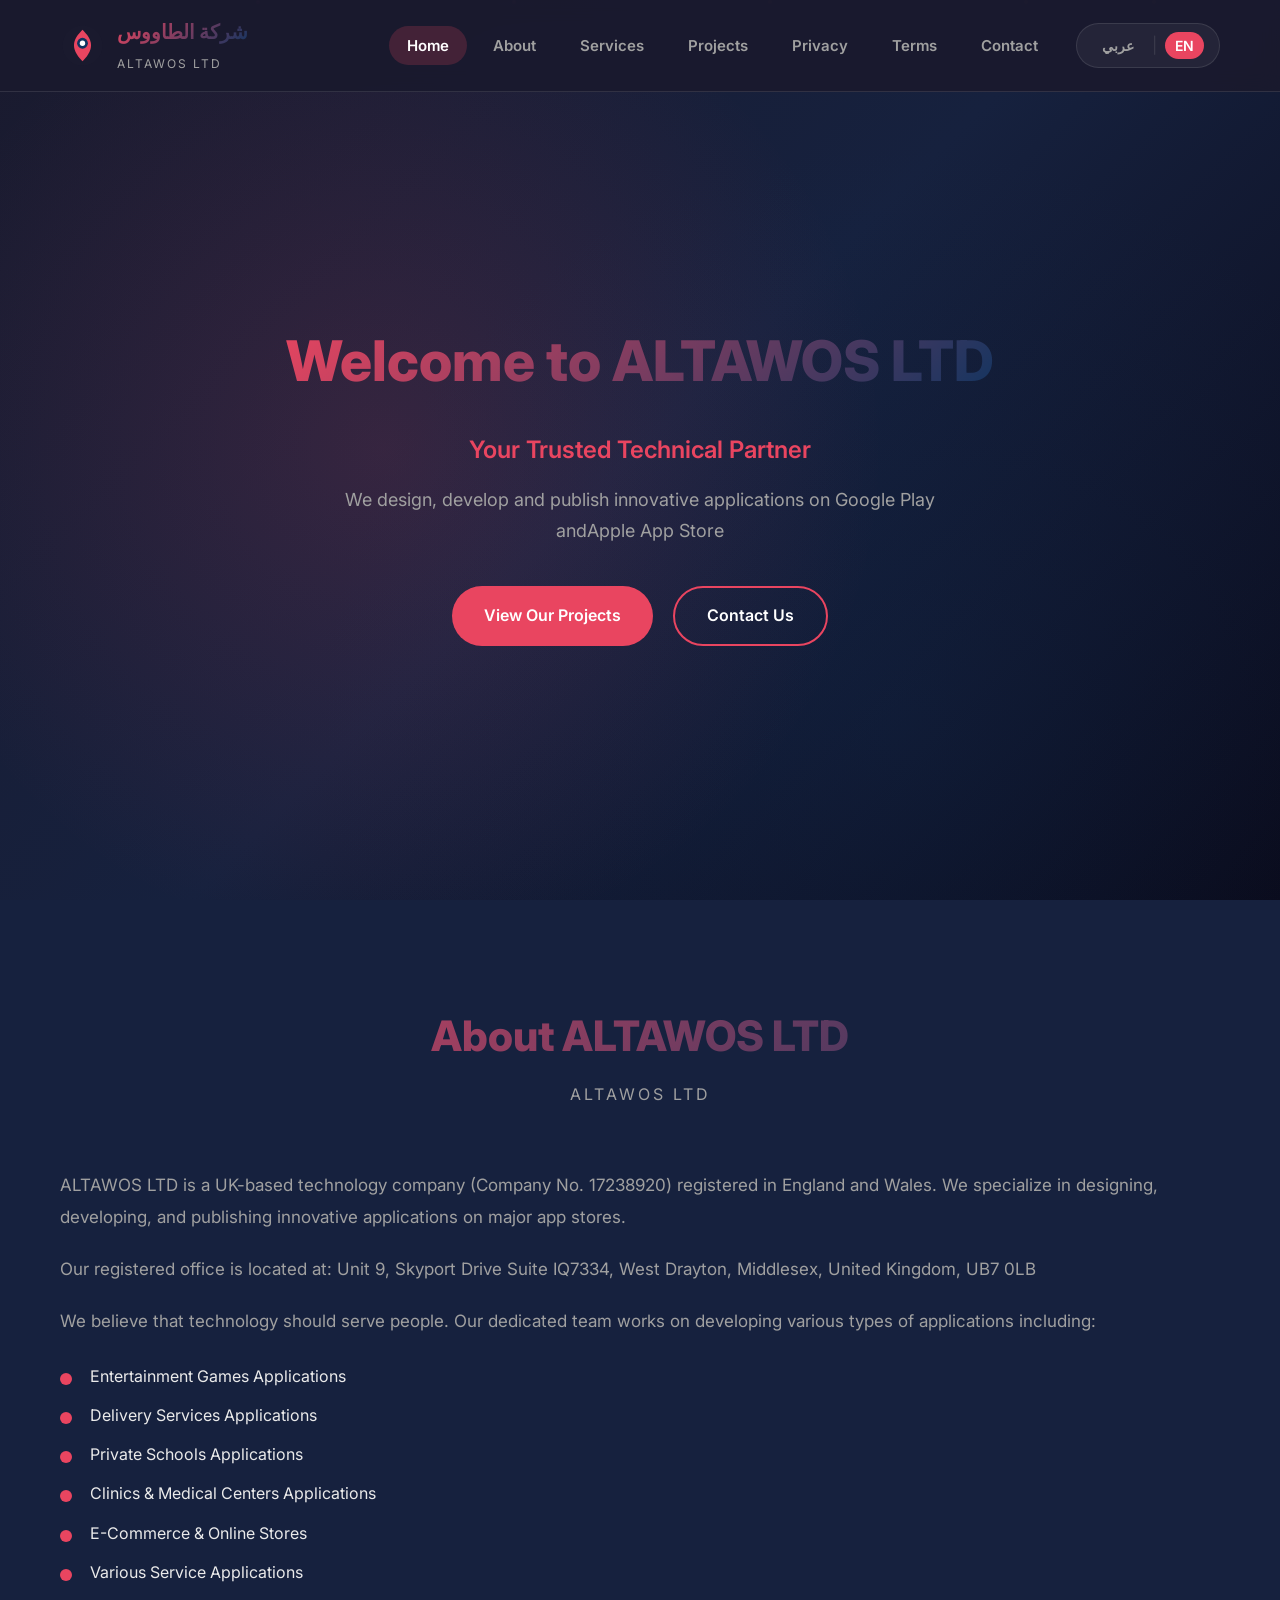
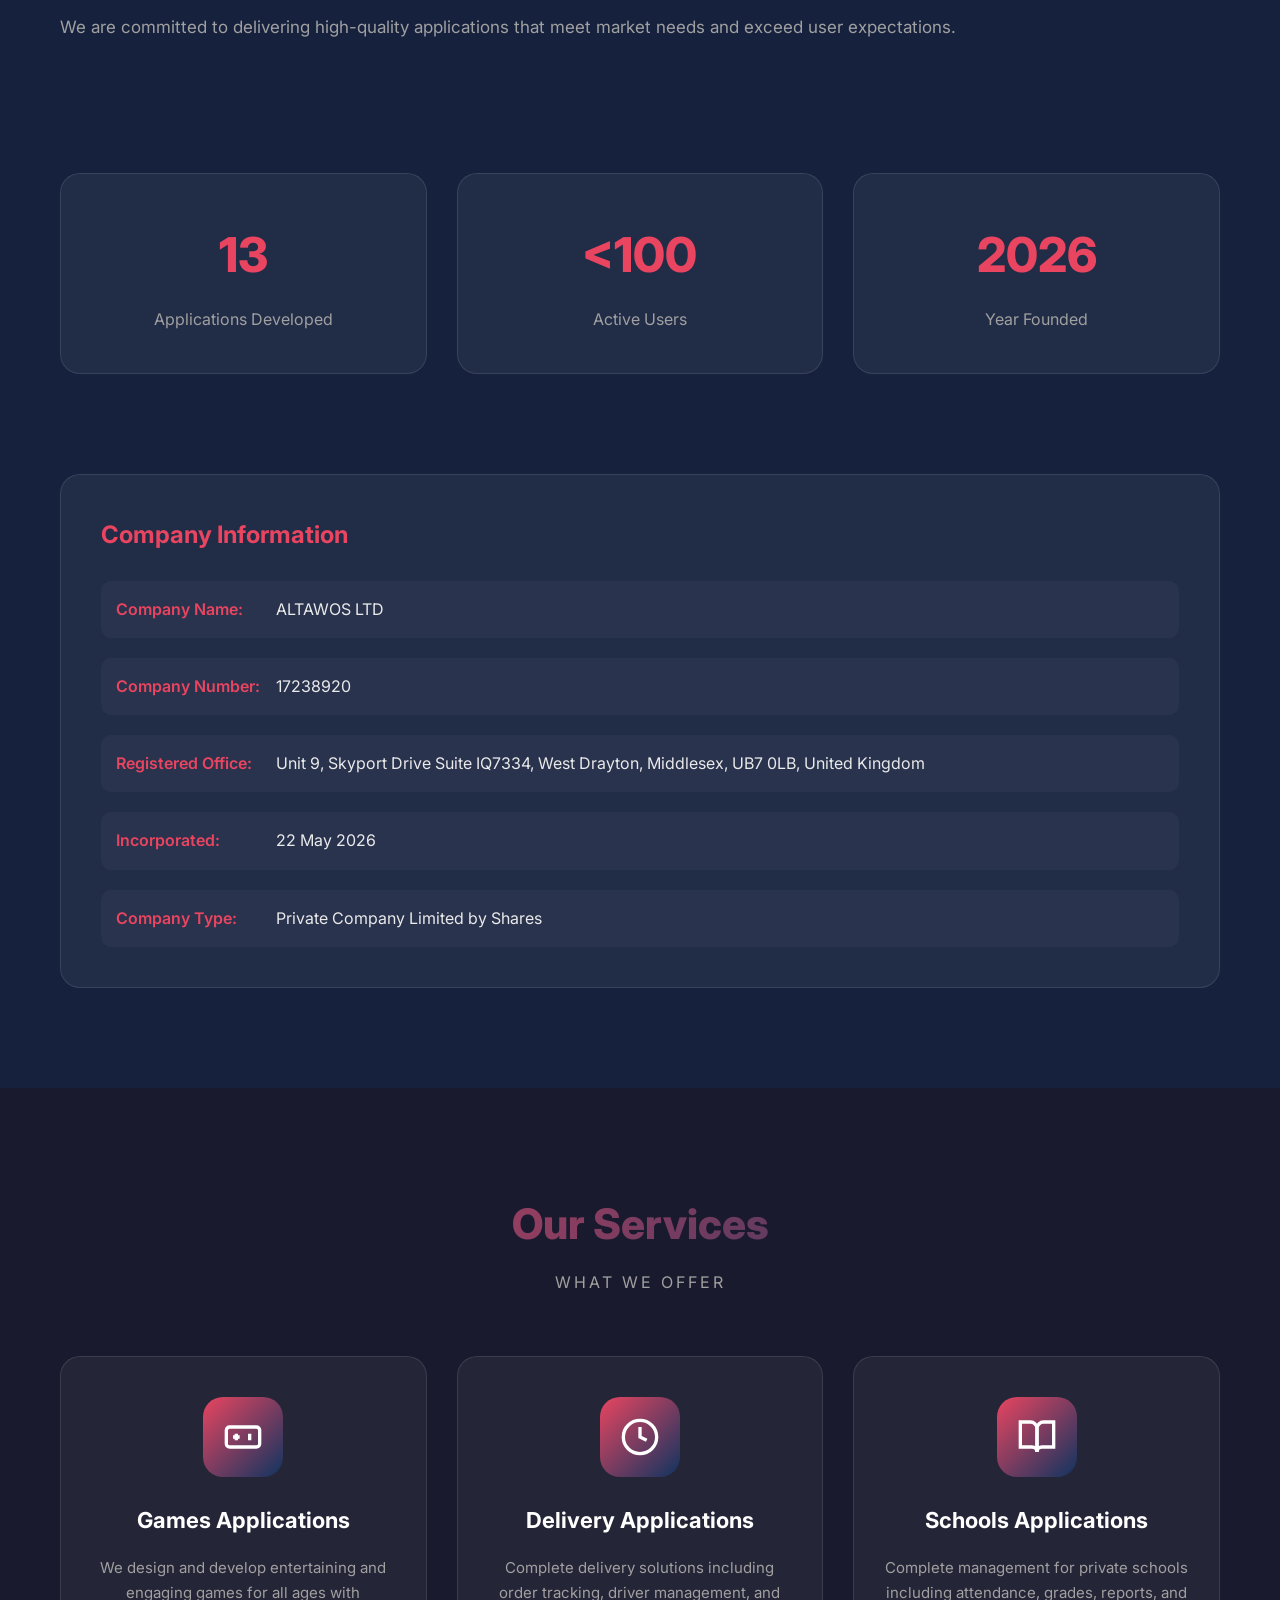
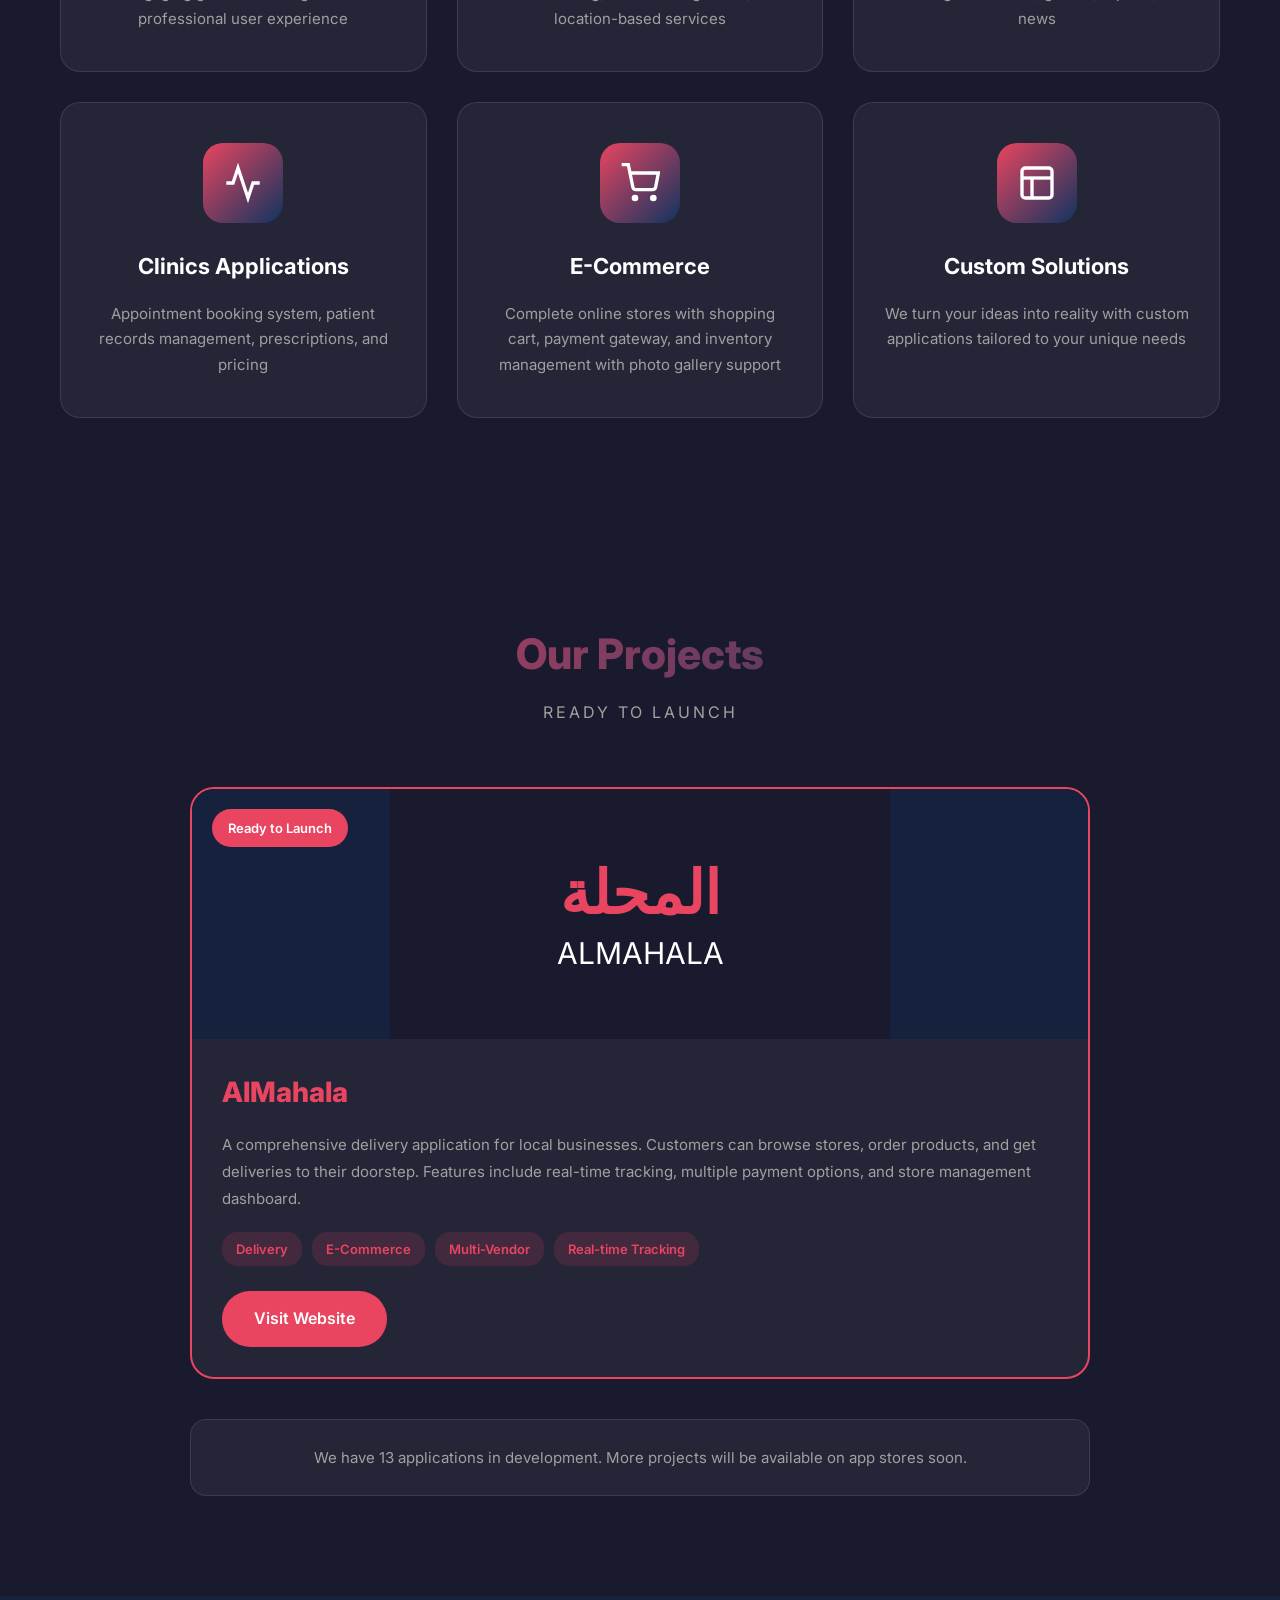
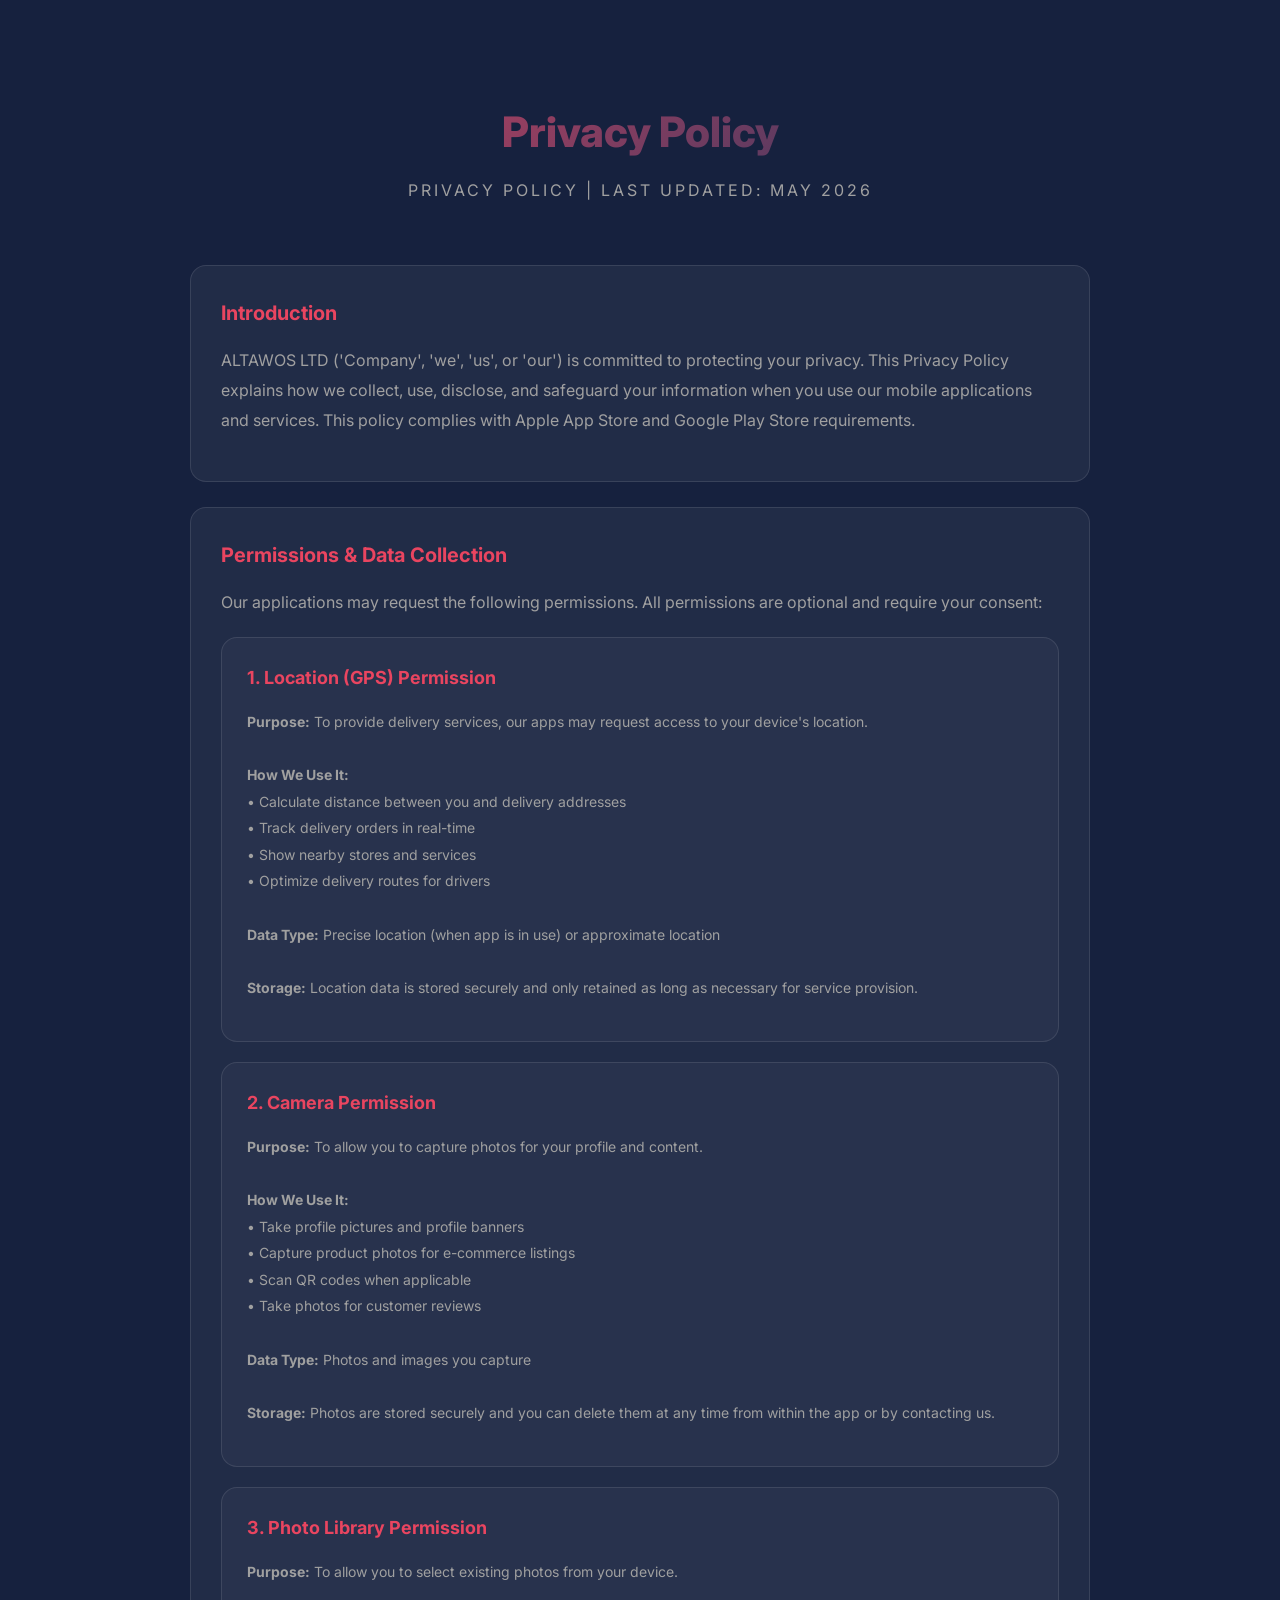
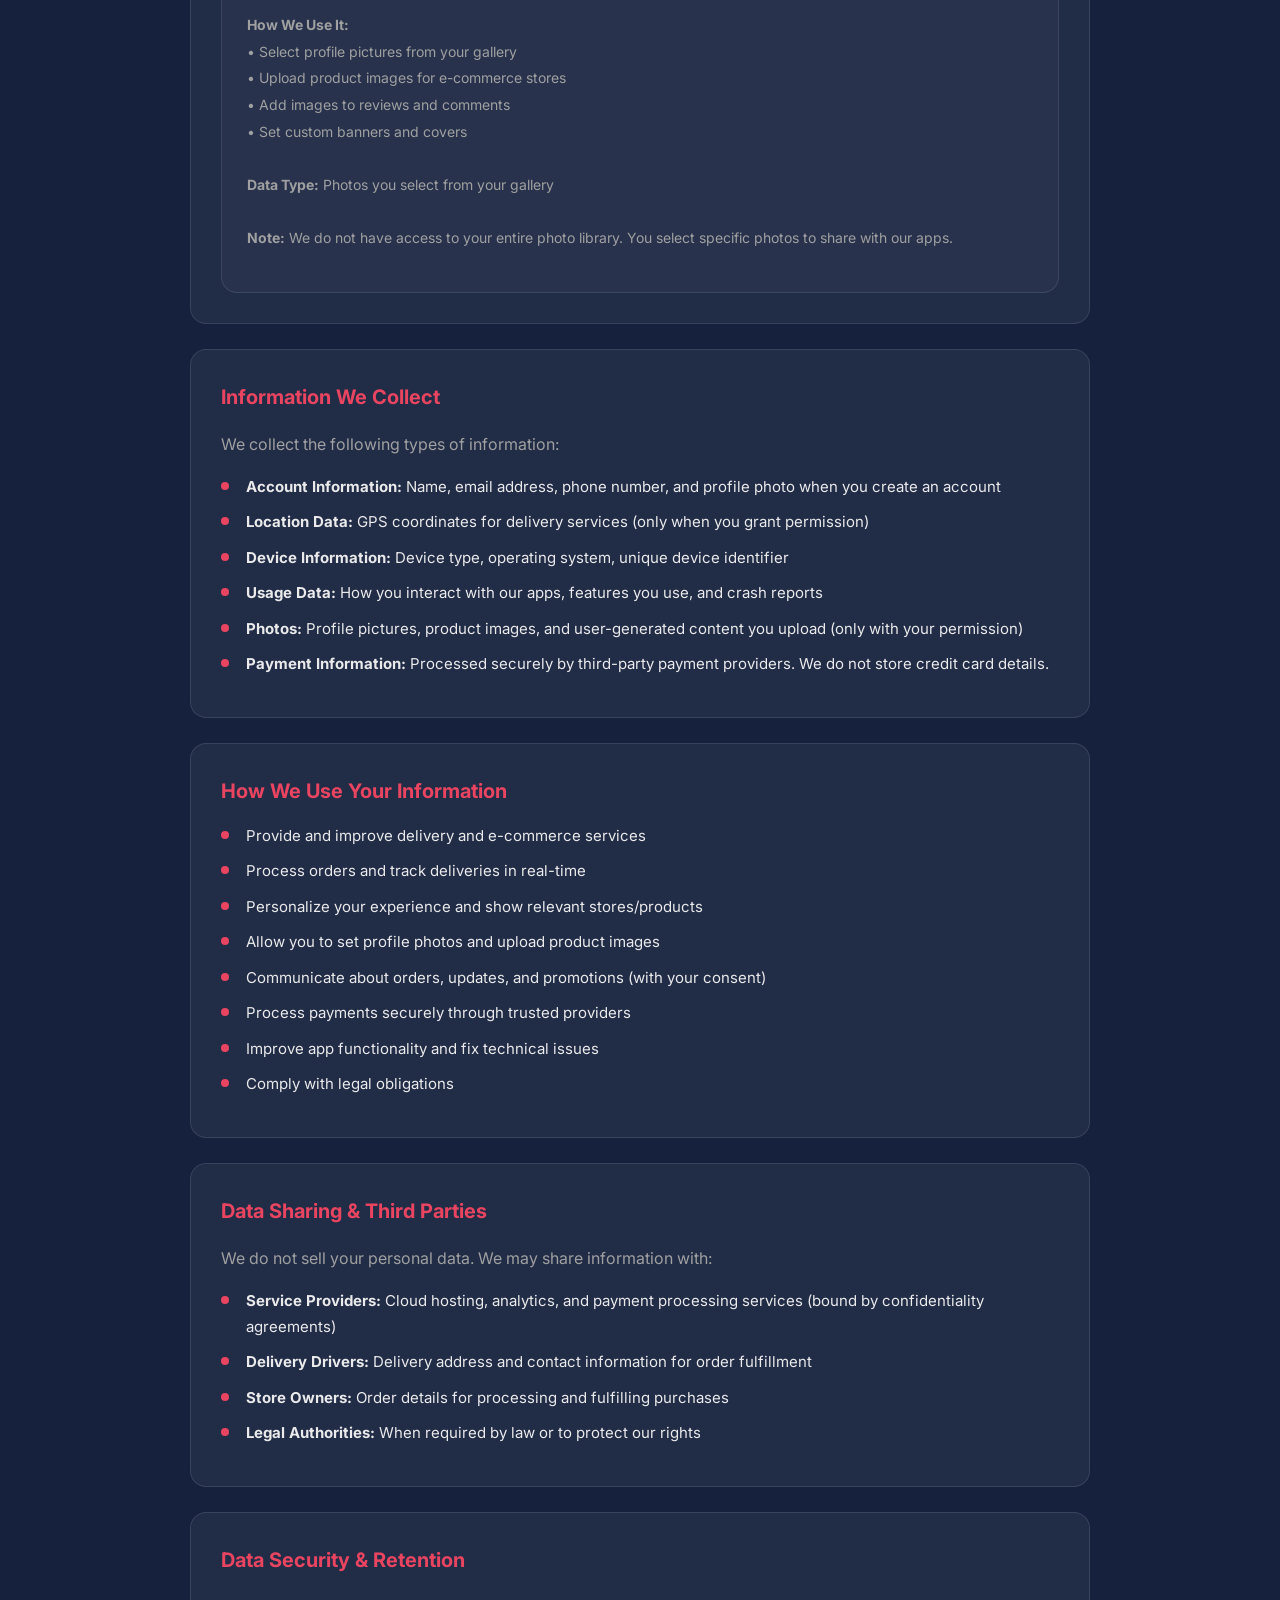
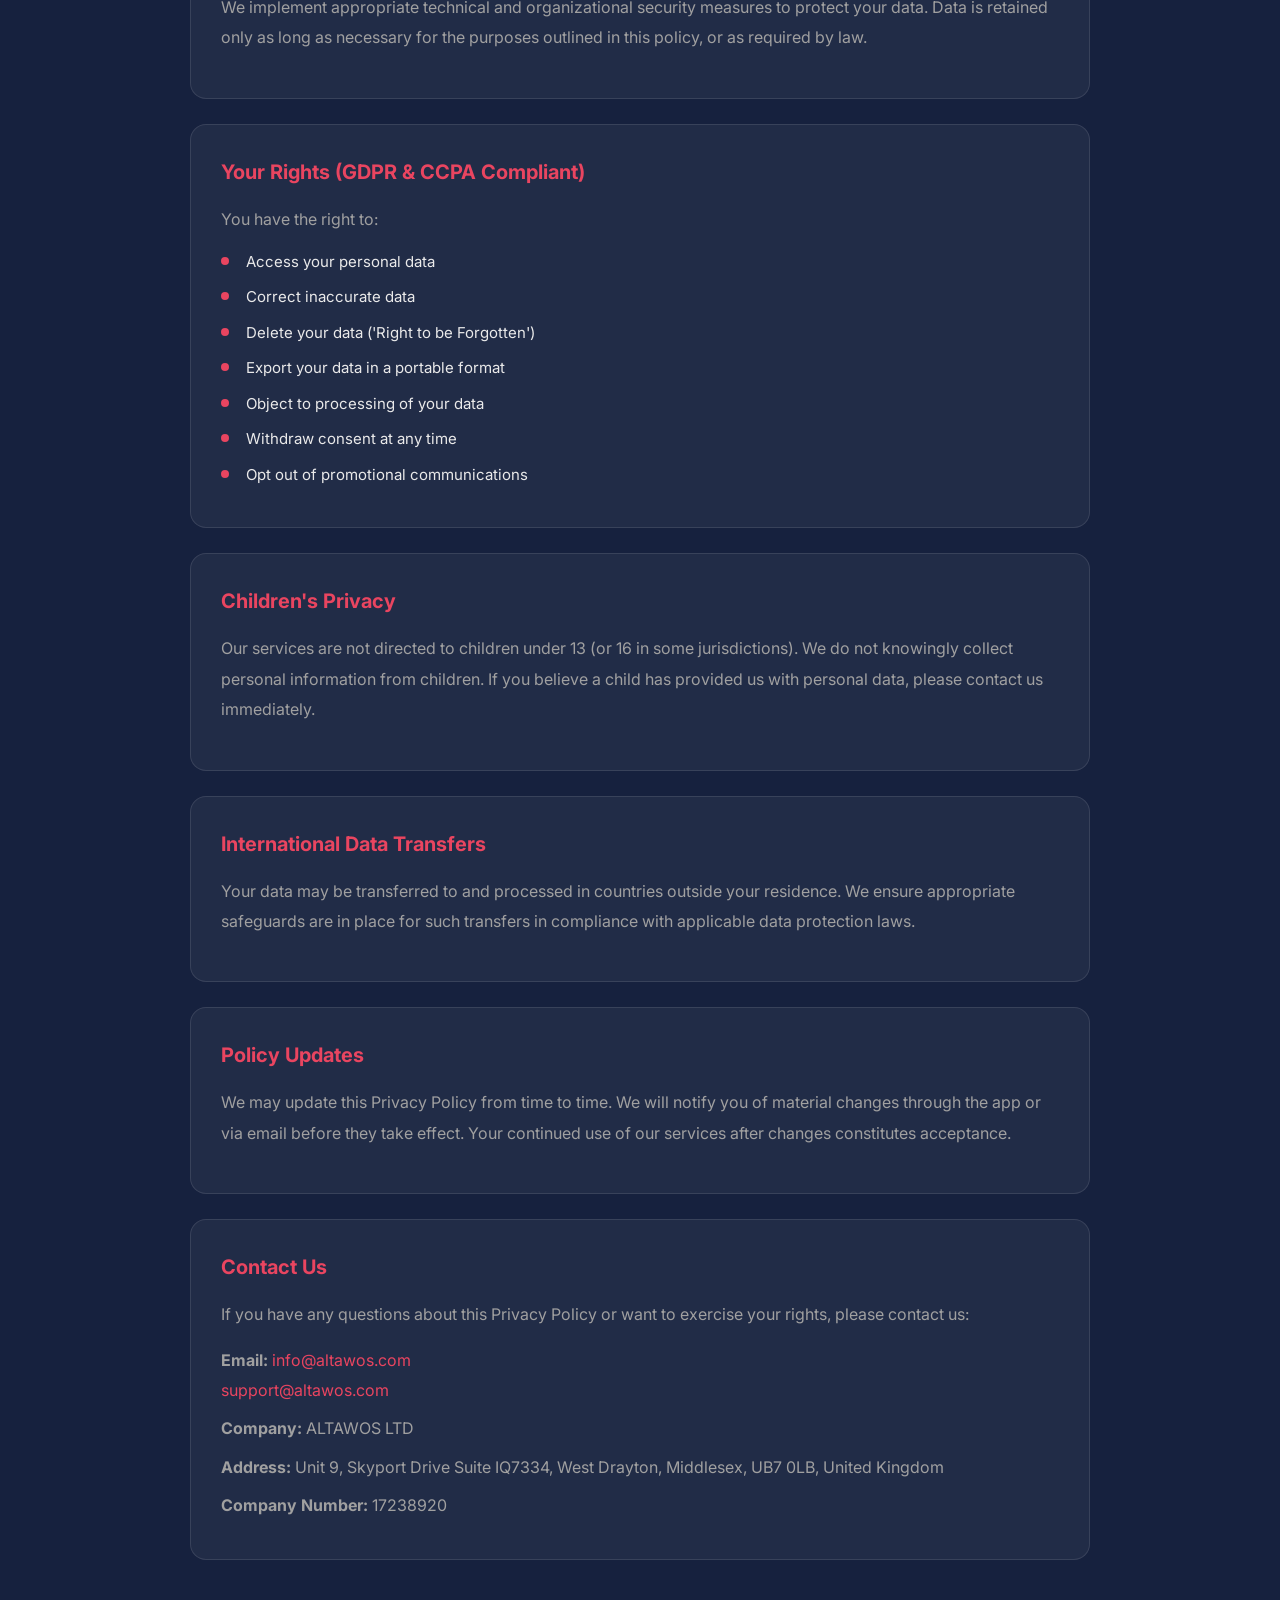
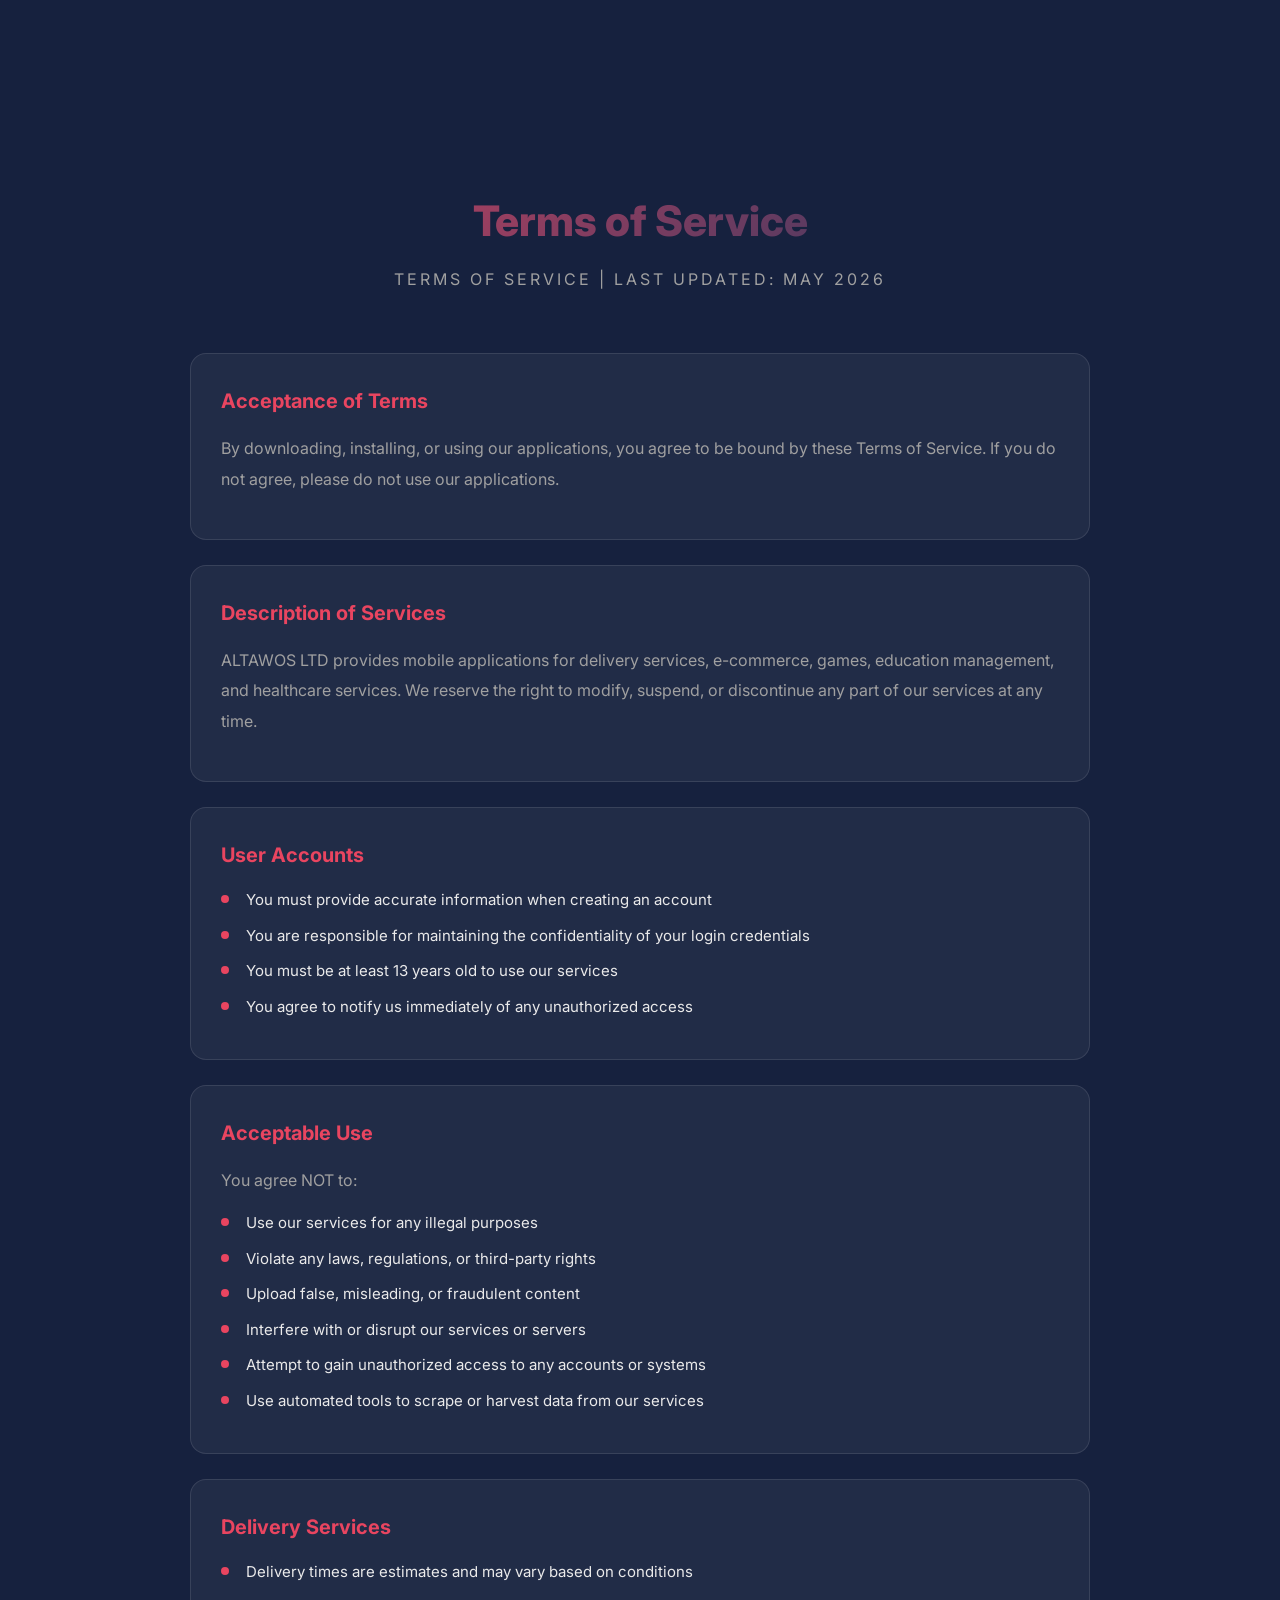
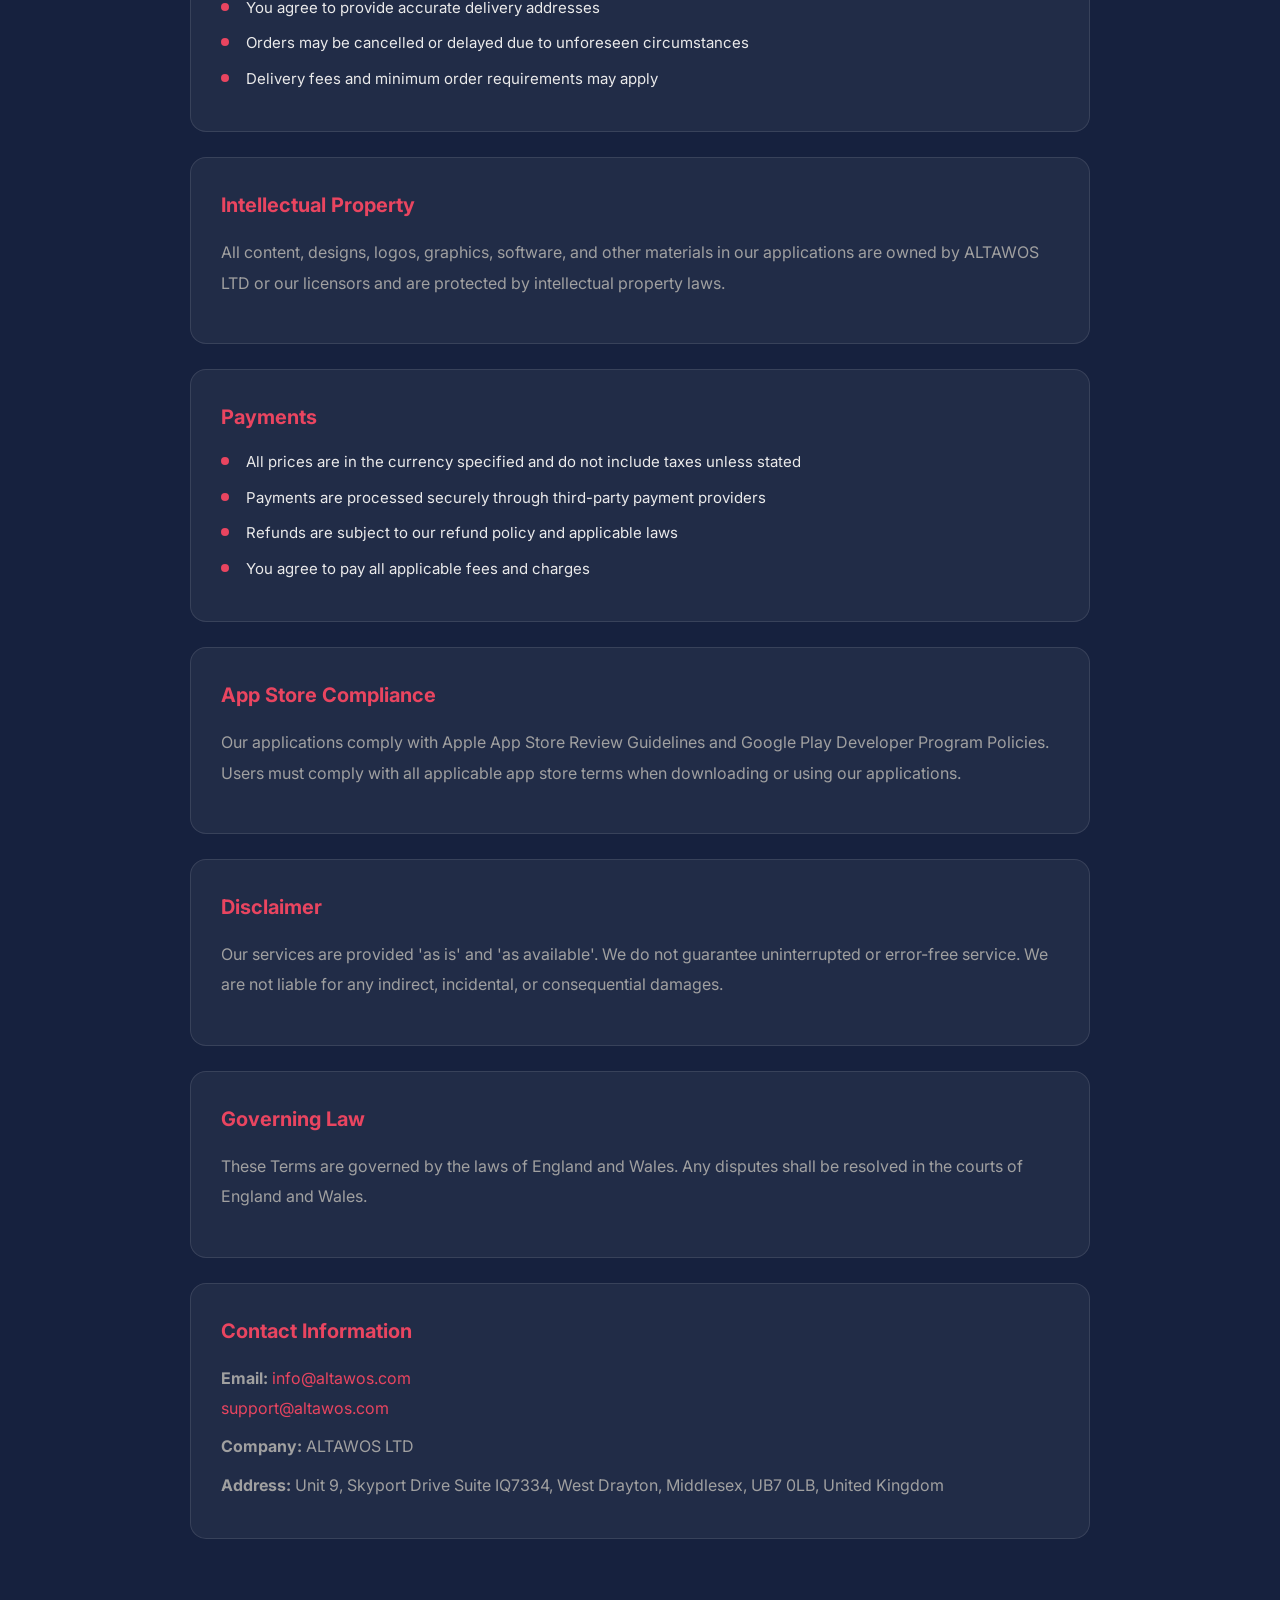
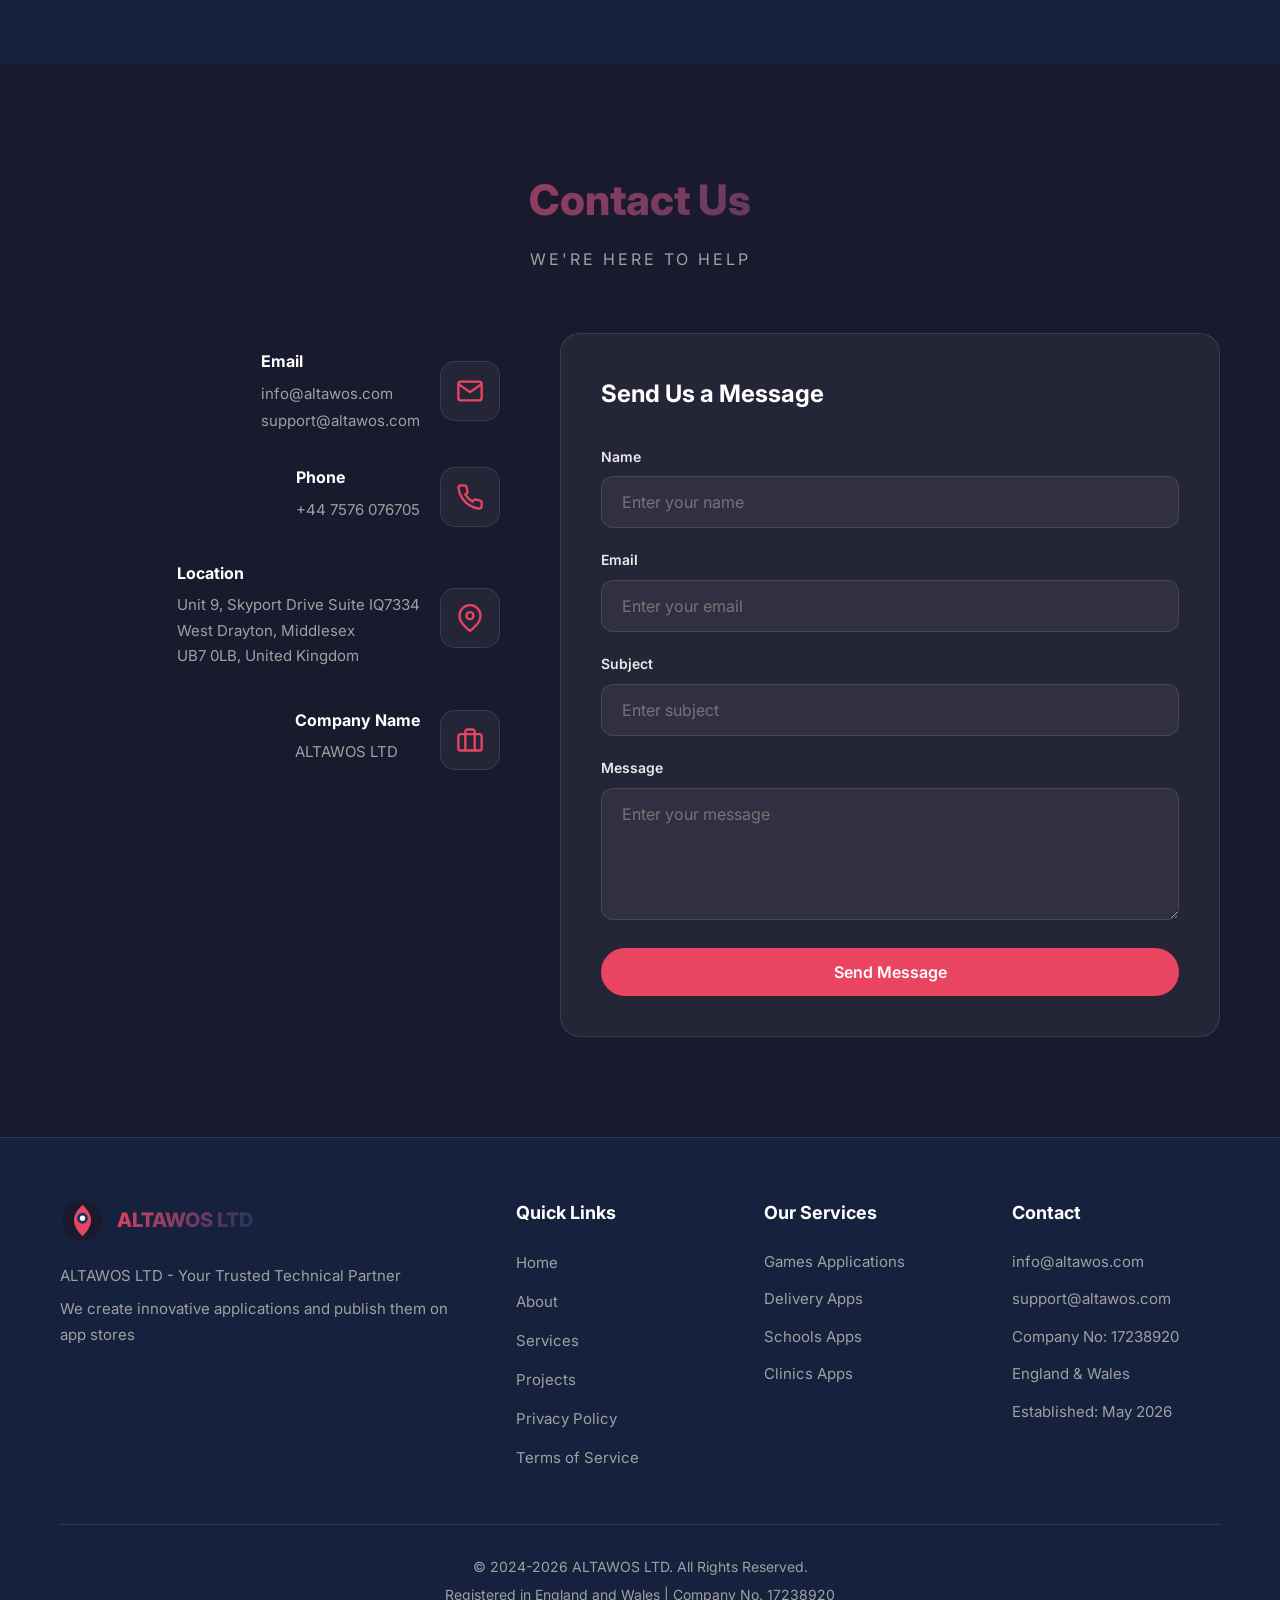
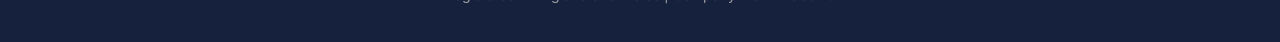
<file: index.html>
<!DOCTYPE html>
<html lang="en" dir="ltr">
<head>
    <meta charset="UTF-8">
    <meta name="viewport" content="width=device-width, initial-scale=1.0">
    <title>ALTAWOS LTD | Peacock Company</title>
    <link rel="icon" type="image/svg+xml" href="favicon.svg">
    <meta name="description" content="ALTAWOS LTD - UK technology company creating innovative mobile applications for games, delivery, schools, clinics, and e-commerce. Published on Google Play and Apple App Store.">
    <meta name="keywords" content="ALTAWOS LTD, تطبيقات, موبايل, ألعاب, توصيل, مدارس, عيادات, تجارة إلكترونية, mobile apps, game development, UK company">
    <meta name="author" content="ALTAWOS LTD">
    <meta name="robots" content="index, follow, max-snippet:-1, max-image-preview:large, max-video-preview:-1">
    <meta name="googlebot" content="index, follow">
    <meta name="language" content="English, Arabic">
    <meta name="revisit-after" content="7 days">
    <meta name="geo.region" content="GB">
    <meta name="geo.placename" content="West Drayton, Middlesex">
    
    <!-- Open Graph / Facebook -->
    <meta property="og:type" content="website">
    <meta property="og:url" content="https://altawos.com/">
    <meta property="og:title" content="ALTAWOS LTD | Peacock Company">
    <meta property="og:description" content="UK technology company creating innovative mobile applications for games, delivery, schools, clinics, and e-commerce.">
    <meta property="og:image" content="https://altawos.com/og-image.png">
    <meta property="og:locale" content="en_US">
    <meta property="og:locale:alternate" content="ar_SA">
    
    <!-- Twitter -->
    <meta name="twitter:card" content="summary_large_image">
    <meta name="twitter:url" content="https://altawos.com/">
    <meta name="twitter:title" content="ALTAWOS LTD | Peacock Company">
    <meta name="twitter:description" content="UK technology company creating innovative mobile applications for games, delivery, schools, clinics, and e-commerce.">
    <meta name="twitter:image" content="https://altawos.com/og-image.png">
    
    <!-- Canonical URL -->
    <link rel="canonical" href="https://altawos.com/">
    
    <!-- Alternate languages -->
    <link rel="alternate" hreflang="en" href="https://altawos.com/?lang=en">
    <link rel="alternate" hreflang="ar" href="https://altawos.com/?lang=ar">
    <link rel="alternate" hreflang="x-default" href="https://altawos.com/">
    
    <link rel="preconnect" href="https://fonts.googleapis.com">
    <link rel="preconnect" href="https://fonts.gstatic.com" crossorigin>
    <link href="https://fonts.googleapis.com/css2?family=Cairo:wght@400;600;700;800&family=Inter:wght@400;500;600;700&display=swap" rel="stylesheet">
    <link rel="stylesheet" href="styles.css">
    
    <!-- Structured Data (JSON-LD) -->
    <script type="application/ld+json">
    {
        "@context": "https://schema.org",
        "@type": "Organization",
        "name": "ALTAWOS LTD",
        "alternateName": "شركة الطاووس",
        "url": "https://altawos.com",
        "logo": "https://altawos.com/logo.png",
        "description": "UK technology company creating innovative mobile applications for games, delivery, schools, clinics, and e-commerce.",
        "foundingDate": "2026-05",
        "foundingLocation": "West Drayton, Middlesex, United Kingdom",
        "address": {
            "@type": "PostalAddress",
            "streetAddress": "Unit 9, Skyport Drive Suite IQ7334",
            "addressLocality": "West Drayton",
            "addressRegion": "Middlesex",
            "postalCode": "UB7 0LB",
            "addressCountry": "GB"
        },
        "contactPoint": {
            "@type": "ContactPoint",
            "telephone": "+44-7576-076705",
            "email": "info@altawos.com",
            "contactType": "customer service",
            "availableLanguage": ["English", "Arabic"]
        },
        "sameAs": [
            "https://play.google.com/store/apps/dev?id=ALTAWOSLTD",
            "https://apps.apple.com/dev/ALTAWOSLTD"
        ]
    }
    </script>
</head>
<body>
    <!-- Header -->
    <header class="header">
        <div class="container">
            <div class="logo">
                <svg class="logo-icon" viewBox="0 0 100 100" xmlns="http://www.w3.org/2000/svg">
                    <circle cx="50" cy="50" r="45" fill="#1a1a2e"/>
                    <path d="M50 15 C30 35, 20 55, 50 85 C80 55, 70 35, 50 15" fill="#e94560"/>
                    <circle cx="50" cy="45" r="12" fill="#0f3460"/>
                    <circle cx="50" cy="45" r="6" fill="#fff"/>
                </svg>
                <div class="logo-text">
                    <h1>شركة الطاووس</h1>
                    <span class="company-name-en">ALTAWOS LTD</span>
                </div>
            </div>
            <nav class="nav">
                <ul class="nav-list">
                    <li><a href="#home" class="active" data-en="Home" data-ar="الرئيسية">الرئيسية</a></li>
                    <li><a href="#about" data-en="About" data-ar="عن الشركة">عن الشركة</a></li>
                    <li><a href="#services" data-en="Services" data-ar="خدماتنا">خدماتنا</a></li>
                    <li><a href="#projects" data-en="Projects" data-ar="مشاريعنا">مشاريعنا</a></li>
                    <li><a href="#privacy" data-en="Privacy" data-ar="سياسة الخصوصية">سياسة الخصوصية</a></li>
                    <li><a href="#terms" data-en="Terms" data-ar="شروط الاستخدام">شروط الاستخدام</a></li>
                    <li><a href="#contact" data-en="Contact" data-ar="تواصل معنا">تواصل معنا</a></li>
                </ul>
                <div class="language-toggle">
                    <button class="lang-btn active" data-lang="ar">عربي</button>
                    <span class="divider">|</span>
                    <button class="lang-btn" data-lang="en">EN</button>
                </div>
                <button class="menu-toggle" aria-label="Menu">
                    <span></span>
                    <span></span>
                    <span></span>
                </button>
            </nav>
        </div>
    </header>

    <!-- Hero Section -->
    <section id="home" class="hero">
        <div class="hero-overlay"></div>
        <div class="container">
            <div class="hero-content">
                <h2 data-en="Welcome to ALTAWOS LTD" data-ar="مرحباً بك في شركة الطاووس">مرحباً بك في شركة الطاووس</h2>
                <p class="hero-subtitle" data-en="Your Trusted Technical Partner" data-ar="شريكك التقني الموثوق">شريكك التقني الموثوق</p>
                <p class="hero-description" data-en="We design, develop and publish innovative applications on Google Play andApple App Store" data-ar="نصمم ونطور تطبيقات مبتكرة ونرفعها على متاجر Google Play و Apple App Store">نصمم ونطور تطبيقات مبتكرة ونرفعها على متاجر Google Play و Apple App Store</p>
                <div class="hero-buttons">
                    <a href="#projects" class="btn btn-primary" data-en="View Our Projects" data-ar="شاهد مشاريعنا">شاهد مشاريعنا</a>
                    <a href="#contact" class="btn btn-secondary" data-en="Contact Us" data-ar="تواصل معنا">تواصل معنا</a>
                </div>
            </div>
        </div>
        <div class="hero-particles">
            <div class="particle"></div>
            <div class="particle"></div>
            <div class="particle"></div>
            <div class="particle"></div>
            <div class="particle"></div>
        </div>
    </section>

    <!-- About Section -->
    <section id="about" class="section about">
        <div class="container">
            <div class="section-header">
                <h2 class="section-title" data-en="About ALTAWOS LTD" data-ar="عن شركة الطاووس">عن شركة الطاووس</h2>
                <span class="section-subtitle">ALTAWOS LTD</span>
            </div>
            <div class="about-content">
                <div class="about-text">
                    <p data-en="ALTAWOS LTD is a UK-based technology company (Company No. 17238920) registered in England and Wales. We specialize in designing, developing, and publishing innovative applications on major app stores." data-ar="شركة الطاووس المحدودة المسؤولية (ALTAWOS LTD) هي شركة تقنية بريطانية (رقم الشركة: 17238920) مسجلة في إنجلترا وويلز. نحن متخصصون في تصميم وتطوير ونشر التطبيقات المبتكرة على متاجر التطبيقات الرئيسية.">
                        شركة الطاووس المحدودة المسؤولية (ALTAWOS LTD) هي شركة تقنية بريطانية (رقم الشركة: 17238920) مسجلة في إنجلترا وويلز. نحن متخصصون في تصميم وتطوير ونشر التطبيقات المبتكرة على متاجر التطبيقات الرئيسية.
                    </p>
                    <p data-en="Our registered office is located at: Unit 9, Skyport Drive Suite IQ7334, West Drayton, Middlesex, United Kingdom, UB7 0LB" data-ar="مكتبنا المسجل يقع في: Unit 9, Skyport Drive Suite IQ7334, West Drayton, Middlesex, United Kingdom, UB7 0LB">
                        مكتبنا المسجل يقع في: Unit 9, Skyport Drive Suite IQ7334, West Drayton, Middlesex, United Kingdom, UB7 0LB
                    </p>
                    <p data-en="We believe that technology should serve people. Our dedicated team works on developing various types of applications including:" data-ar="نؤمن بأن التكنولوجيا يجب أن تكون في خدمة الإنسان. فريقنا المخصص يعمل على تطوير أنواع مختلفة من التطبيقات بما في ذلك:">
                        نؤمن بأن التكنولوجيا يجب أن تكون في خدمة الإنسان. فريقنا المخصص يعمل على تطوير أنواع مختلفة من التطبيقات بما في ذلك:
                    </p>
                    <ul class="about-list">
                        <li data-en="Entertainment Games Applications" data-ar="تطبيقات الألعاب الترفيهية">تطبيقات الألعاب الترفيهية</li>
                        <li data-en="Delivery Services Applications" data-ar="تطبيقات خدمات التوصيل">تطبيقات خدمات التوصيل</li>
                        <li data-en="Private Schools Applications" data-ar="تطبيقات المدارس الأهلية">تطبيقات المدارس الأهلية</li>
                        <li data-en="Clinics & Medical Centers Applications" data-ar="تطبيقات العيادات والمراكز الطبية">تطبيقات العيادات والمراكز الطبية</li>
                        <li data-en="E-Commerce & Online Stores" data-ar="التجارة الإلكترونية والمتاجر الإلكترونية">التجارة الإلكترونية والمتاجر الإلكترونية</li>
                        <li data-en="Various Service Applications" data-ar="تطبيقات خدمية متنوعة">تطبيقات خدمية متنوعة</li>
                    </ul>
                    <p data-en="We are committed to delivering high-quality applications that meet market needs and exceed user expectations." data-ar="نحن ملتزمون بتقديم تطبيقات عالية الجودة تلبي احتياجات السوق وتتجاوز توقعات المستخدمين.">
                        نحن ملتزمون بتقديم تطبيقات عالية الجودة تلبي احتياجات السوق وتتجاوز توقعات المستخدمين.
                    </p>
                </div>
                <div class="about-stats">
                    <div class="stat-item">
                        <div class="stat-number">13</div>
                        <div class="stat-label" data-en="Applications Developed" data-ar="تطبيق مطور">تطبيق مطور</div>
                    </div>
                    <div class="stat-item">
                        <div class="stat-number">&lt;100</div>
                        <div class="stat-label" data-en="Active Users" data-ar="مستخدم نشط">مستخدم نشط</div>
                    </div>
                    <div class="stat-item">
                        <div class="stat-number">2026</div>
                        <div class="stat-label" data-en="Year Founded" data-ar="سنة التأسيس">سنة التأسيس</div>
                    </div>
                </div>
                <div class="company-info-box">
                    <h3 data-en="Company Information" data-ar="معلومات الشركة">معلومات الشركة</h3>
                    <div class="info-grid">
                        <div class="info-item">
                            <span class="info-label" data-en="Company Name:" data-ar="اسم الشركة:">اسم الشركة:</span>
                            <span class="info-value">ALTAWOS LTD</span>
                        </div>
                        <div class="info-item">
                            <span class="info-label" data-en="Company Number:" data-ar="رقم الشركة:">رقم الشركة:</span>
                            <span class="info-value">17238920</span>
                        </div>
                        <div class="info-item">
                            <span class="info-label" data-en="Registered Office:" data-ar="المكتب المسجل:">المكتب المسجل:</span>
                            <span class="info-value">Unit 9, Skyport Drive Suite IQ7334, West Drayton, Middlesex, UB7 0LB, United Kingdom</span>
                        </div>
                        <div class="info-item">
                            <span class="info-label" data-en="Incorporated:" data-ar="تاريخ التأسيس:">تاريخ التأسيس:</span>
                            <span class="info-value">22 May 2026</span>
                        </div>
                        <div class="info-item">
                            <span class="info-label" data-en="Company Type:" data-ar="نوع الشركة:">نوع الشركة:</span>
                            <span class="info-value" data-en="Private Company Limited by Shares" data-ar="شركة خاصة محدودة بالأسهم">شركة خاصة محدودة بالأسهم</span>
                        </div>
                    </div>
                </div>
            </div>
        </div>
    </section>

    <!-- Services Section -->
    <section id="services" class="section services">
        <div class="container">
            <div class="section-header">
                <h2 class="section-title" data-en="Our Services" data-ar="خدماتنا">خدماتنا</h2>
                <span class="section-subtitle" data-en="What We Offer" data-ar="ماذا نقدم">ماذا نقدم</span>
            </div>
            <div class="services-grid">
                <div class="service-card">
                    <div class="service-icon">
                        <svg viewBox="0 0 24 24" fill="none" stroke="currentColor" stroke-width="2">
                            <rect x="2" y="6" width="20" height="12" rx="2"/>
                            <path d="M6 12h4M8 10v4M15 11h2M15 13h2"/>
                        </svg>
                    </div>
                    <h3 data-en="Games Applications" data-ar="تطبيقات الألعاب">تطبيقات الألعاب</h3>
                    <p data-en="We design and develop entertaining and engaging games for all ages with professional user experience" data-ar="نصمم ونطور ألعاباً ترفيهية ممتعة وجذابة لجميع الأعمار مع تجربة مستخدم احترافية">نصمم ونطور ألعاباً ترفيهية ممتعة وجذابة لجميع الأعمار مع تجربة مستخدم احترافية</p>
                </div>
                <div class="service-card">
                    <div class="service-icon">
                        <svg viewBox="0 0 24 24" fill="none" stroke="currentColor" stroke-width="2">
                            <circle cx="12" cy="12" r="10"/>
                            <path d="M12 6v6l4 2"/>
                        </svg>
                    </div>
                    <h3 data-en="Delivery Applications" data-ar="تطبيقات التوصيل">تطبيقات التوصيل</h3>
                    <p data-en="Complete delivery solutions including order tracking, driver management, and location-based services" data-ar="حلول توصيل متكاملة تشمل تتبع الطلبات وإدارة السائقين وخدمات الموقع">حلول توصيل متكاملة تشمل تتبع الطلبات وإدارة السائقين وخدمات الموقع</p>
                </div>
                <div class="service-card">
                    <div class="service-icon">
                        <svg viewBox="0 0 24 24" fill="none" stroke="currentColor" stroke-width="2">
                            <path d="M2 3h6a4 4 0 0 1 4 4v14a3 3 0 0 0-3-3H2z"/>
                            <path d="M22 3h-6a4 4 0 0 0-4 4v14a3 3 0 0 1 3-3h7z"/>
                        </svg>
                    </div>
                    <h3 data-en="Schools Applications" data-ar="تطبيقات المدارس">تطبيقات المدارس</h3>
                    <p data-en="Complete management for private schools including attendance, grades, reports, and news" data-ar="إدارة متكاملة للمدارس الأهلية تشمل الغياب والدرجات والتقارير والأخبار">إدارة متكاملة للمدارس الأهلية تشمل الغياب والدرجات والتقارير والأخبار</p>
                </div>
<div class="service-card">
                    <div class="service-icon">
                        <svg viewBox="0 0 24 24" fill="none" stroke="currentColor" stroke-width="2">
                            <path d="M22 12h-4l-3 9L9 3l-3 9H2"/>
                        </svg>
                    </div>
                    <h3 data-en="Clinics Applications" data-ar="تطبيقات العيادات">تطبيقات العيادات</h3>
                    <p data-en="Appointment booking system, patient records management, prescriptions, and pricing" data-ar="نظام حجز مواعيد وإدارة ملفات المرضى والوصفات الطبية والأسعار">نظام حجز مواعيد وإدارة ملفات المرضى والوصفات الطبية والأسعار</p>
                </div>
                <div class="service-card">
                    <div class="service-icon">
                        <svg viewBox="0 0 24 24" fill="none" stroke="currentColor" stroke-width="2">
                            <circle cx="9" cy="21" r="1"/>
                            <circle cx="20" cy="21" r="1"/>
                            <path d="M1 1h4l2.68 13.39a2 2 0 0 0 2 1.61h9.72a2 2 0 0 0 2-1.61L23 6H6"/>
                        </svg>
                    </div>
                    <h3 data-en="E-Commerce" data-ar="التجارة الإلكترونية">التجارة الإلكترونية</h3>
                    <p data-en="Complete online stores with shopping cart, payment gateway, and inventory management with photo gallery support" data-ar="متاجر إلكترونية متكاملة مع سلة تسوق وبوابة دفع وإدارة مخزون ودعم معرض الصور">متاجر إلكترونية متكاملة مع سلة تسوق وبوابة دفع وإدارة مخزون ودعم معرض الصور</p>
                </div>
                <div class="service-card">
                    <div class="service-icon">
                        <svg viewBox="0 0 24 24" fill="none" stroke="currentColor" stroke-width="2">
                            <rect x="3" y="3" width="18" height="18" rx="2" ry="2"/>
                            <line x1="3" y1="9" x2="21" y2="9"/>
                            <line x1="9" y1="21" x2="9" y2="9"/>
                        </svg>
                    </div>
                    <h3 data-en="Custom Solutions" data-ar="حلول مخصصة">حلول مخصصة</h3>
                    <p data-en="We turn your ideas into reality with custom applications tailored to your unique needs" data-ar="نحول أفكاركم إلى واقع بتطبيقات مخصصة تناسب احتياجاتكم الفريدة">نحول أفكاركم إلى واقع بتطبيقات مخصصة تناسب احتياجاتكم الفريدة</p>
                </div>
            </div>
        </div>
    </section>

    <!-- Projects Section -->
    <section id="projects" class="section projects">
        <div class="container">
            <div class="section-header">
                <h2 class="section-title" data-en="Our Projects" data-ar="مشاريعنا">مشاريعنا</h2>
                <span class="section-subtitle" data-en="Ready to Launch" data-ar="جاهزة للإطلاق">جاهزة للإطلاق</span>
            </div>
            <div class="projects-content">
                <div class="project-card featured">
                    <div class="project-badge" data-en="Ready to Launch" data-ar="جاهز للإطلاق">جاهز للإطلاق</div>
                    <div class="project-image">
                        <svg viewBox="0 0 200 100" xmlns="http://www.w3.org/2000/svg">
                            <rect width="200" height="100" fill="#1a1a2e"/>
                            <text x="100" y="50" text-anchor="middle" fill="#e94560" font-size="24" font-weight="bold">المحلة</text>
                            <text x="100" y="70" text-anchor="middle" fill="#fff" font-size="12">ALMAHALA</text>
                        </svg>
                    </div>
                    <div class="project-info">
                        <h3>AlMahala</h3>
                        <p data-en="A comprehensive delivery application for local businesses. Customers can browse stores, order products, and get deliveries to their doorstep. Features include real-time tracking, multiple payment options, and store management dashboard." data-ar="تطبيق توصيل شامل للBusinesses المحلية. يمكن للعملاء تصفح المتاجر وطلب المنتجات وتوصيلها إلى باب منزلهم. يشمل ميزات تتبع مباشر وخيارات دفع متعددة ولوحة تحكم لإدارة المتاجر.">
                            تطبيق توصيل شامل للBusinesses المحلية. يمكن للعملاء تصفح المتاجر وطلب المنتجات وتوصيلها إلى باب منزلهم. يشمل ميزات تتبع مباشر وخيارات دفع متعددة ولوحة تحكم لإدارة المتاجر.
                        </p>
                        <div class="project-features">
                            <span class="feature-tag">Delivery</span>
                            <span class="feature-tag">E-Commerce</span>
                            <span class="feature-tag">Multi-Vendor</span>
                            <span class="feature-tag">Real-time Tracking</span>
                        </div>
                        <a href="https://almahala.com/" target="_blank" class="btn btn-primary" data-en="Visit Website" data-ar="زيارة الموقع">زيارة الموقع</a>
                    </div>
                </div>
                <div class="projects-note">
                    <p data-en="We have 13 applications in development. More projects will be available on app stores soon." data-ar="لدينا 13 تطبيق قيد التطوير. المزيد من المشاريع ستكون متاحة على المتاجر قريباً.">لدينا 13 تطبيق قيد التطوير. المزيد من المشاريع ستكون متاحة على المتاجر قريباً.</p>
                </div>
            </div>
        </div>
    </section>

    <!-- Privacy Policy Section -->
    <section id="privacy" class="section privacy">
        <div class="container">
            <div class="section-header">
                <h2 class="section-title" data-en="Privacy Policy" data-ar="سياسة الخصوصية">سياسة الخصوصية</h2>
                <span class="section-subtitle">Privacy Policy | Last Updated: May 2026</span>
            </div>
            <div class="policy-content">
                <div class="policy-box">
                    <h3 data-en="Introduction" data-ar="مقدمة">مقدمة</h3>
                    <p data-en="ALTAWOS LTD ('Company', 'we', 'us', or 'our') is committed to protecting your privacy. This Privacy Policy explains how we collect, use, disclose, and safeguard your information when you use our mobile applications and services. This policy complies with Apple App Store and Google Play Store requirements." data-ar="شركة الطاووس المحدودة المسؤولية ('الشركة' أو 'نحن') ملتزمة بحماية خصوصيتك. توضح سياسة الخصوصية هذه كيفية جمعنا واستخدامنا والكشف عن وحماية معلوماتك عند استخدامك لتطبيقاتنا وخدماتنا. تتوافق هذه السياسة مع متطلبات متجر Apple ومتجر Google Play.">
                        شركة الطاووس المحدودة المسؤولية ('الشركة' أو 'نحن') ملتزمة بحماية خصوصيتك. توضح سياسة الخصوصية هذه كيفية جمعنا واستخدامنا والكشف عن وحماية معلوماتك عند استخدامك لتطبيقاتنا وخدماتنا. تتوافق هذه السياسة مع متطلبات متجر Apple ومتجر Google Play.
                    </p>
                </div>

                <div class="policy-box">
                    <h3 data-en="Permissions & Data Collection" data-ar="الأذونات وجمع البيانات">الأذونات وجمع البيانات</h3>
                    <p data-en="Our applications may request the following permissions. All permissions are optional and require your consent:" data-ar="قد تطلب تطبيقاتنا الأذونات التالية. جميع الأذونات اختيارية وتتطلب موافقتك:">قد تطلب تطبيقاتنا الأذونات التالية. جميع الأذونات اختيارية وتتطلب موافقتك:</p>
                    
                    <div class="permission-item">
                        <h4 data-en="1. Location (GPS) Permission" data-ar="1. إذن الموقع (GPS)">1. إذن الموقع (GPS)</h4>
                        <p data-en="<strong>Purpose:</strong> To provide delivery services, our apps may request access to your device's location.<br><br>
                        <strong>How We Use It:</strong><br>
                        • Calculate distance between you and delivery addresses<br>
                        • Track delivery orders in real-time<br>
                        • Show nearby stores and services<br>
                        • Optimize delivery routes for drivers<br><br>
                        <strong>Data Type:</strong> Precise location (when app is in use) or approximate location<br><br>
                        <strong>Storage:</strong> Location data is stored securely and only retained as long as necessary for service provision." data-ar="<strong>الغرض:</strong> لتوفير خدمات التوصيل، قد تطلب تطبيقاتنا الوصول إلى موقع جهازك.<br><br>
                        <strong>كيفية الاستخدام:</strong><br>
                        • حساب المسافة بينك وبين عناوين التوصيل<br>
                        • تتبع طلبات التوصيل بشكل مباشر<br>
                        • عرض المتاجر والخدمات القريبة<br>
                        • تحسين مسارات التوصيل للسائقين<br><br>
                        <strong>نوع البيانات:</strong> الموقع الدقيق (عند استخدام التطبيق) أو الموقع التقريبي<br><br>
                        <strong>التخزين:</strong> يتم تخزين بيانات الموقع بشكل آمن ولا يتم الاحتفاظ بها إلا طالما هو ضروري لتقديم الخدمة.">
                            <strong>الغرض:</strong> لتوفير خدمات التوصيل، قد تطلب تطبيقاتنا الوصول إلى موقع جهازك.<br><br>
                            <strong>كيفية الاستخدام:</strong><br>
                            • حساب المسافة بينك وبين عناوين التوصيل<br>
                            • تتبع طلبات التوصيل بشكل مباشر<br>
                            • عرض المتاجر والخدمات القريبة<br>
                            • تحسين مسارات التوصيل للسائقين<br><br>
                            <strong>نوع البيانات:</strong> الموقع الدقيق (عند استخدام التطبيق) أو الموقع التقريبي<br><br>
                            <strong>التخزين:</strong> يتم تخزين بيانات الموقع بشكل آمن ولا يتم الاحتفاظ بها إلا طالما هو ضروري لتقديم الخدمة.
                        </p>
                    </div>

                    <div class="permission-item">
                        <h4 data-en="2. Camera Permission" data-ar="2. إذن الكاميرا">2. إذن الكاميرا</h4>
                        <p data-en="<strong>Purpose:</strong> To allow you to capture photos for your profile and content.<br><br>
                        <strong>How We Use It:</strong><br>
                        • Take profile pictures and profile banners<br>
                        • Capture product photos for e-commerce listings<br>
                        • Scan QR codes when applicable<br>
                        • Take photos for customer reviews<br><br>
                        <strong>Data Type:</strong> Photos and images you capture<br><br>
                        <strong>Storage:</strong> Photos are stored securely and you can delete them at any time from within the app or by contacting us." data-ar="<strong>الغرض:</strong> للسماح لك بالتقاط الصور لملفك الشخصي ومحتواك.<br><br>
                        <strong>كيفية الاستخدام:</strong><br>
                        • التقاط صور الملف الشخصي والبنرات<br>
                        • التقاط صور المنتجات لقوائم التجارة الإلكترونية<br>
                        • مسح رموز QR عند الحاجة<br>
                        • التقاط صور لمراجعات العملاء<br><br>
                        <strong>نوع البيانات:</strong> الصور التي تلتقطها<br><br>
                        <strong>التخزين:</strong> يتم تخزين الصور بشكل آمن ويمكنك حذفها في أي وقت من داخل التطبيق أو بالتواصل معنا.">
                            <strong>الغرض:</strong> للسماح لك بالتقاط الصور لملفك الشخصي ومحتواك.<br><br>
                            <strong>كيفية الاستخدام:</strong><br>
                            • التقاط صور الملف الشخصي والبنرات<br>
                            • التقاط صور المنتجات لقوائم التجارة الإلكترونية<br>
                            • مسح رموز QR عند الحاجة<br>
                            • التقاط صور لمراجعات العملاء<br><br>
                            <strong>نوع البيانات:</strong> الصور التي تلتقطها<br><br>
                            <strong>التخزين:</strong> يتم تخزين الصور بشكل آمن ويمكنك حذفها في أي وقت من داخل التطبيق أو بالتواصل معنا.
                        </p>
                    </div>

                    <div class="permission-item">
                        <h4 data-en="3. Photo Library Permission" data-ar="3. إذن مكتبة الصور">3. إذن مكتبة الصور</h4>
                        <p data-en="<strong>Purpose:</strong> To allow you to select existing photos from your device.<br><br>
                        <strong>How We Use It:</strong><br>
                        • Select profile pictures from your gallery<br>
                        • Upload product images for e-commerce stores<br>
                        • Add images to reviews and comments<br>
                        • Set custom banners and covers<br><br>
                        <strong>Data Type:</strong> Photos you select from your gallery<br><br>
                        <strong>Note:</strong> We do not have access to your entire photo library. You select specific photos to share with our apps." data-ar="<strong>الغرض:</strong> للسماح لك بتحديد صور موجودة من جهازك.<br><br>
                        <strong>كيفية الاستخدام:</strong><br>
                        • تحديد صور الملف الشخصي من معرضك<br>
                        • رفع صور المنتجات للمتاجر الإلكترونية<br>
                        • إضافة صور للمراجعات والتعليقات<br>
                        • تعيين البنرات والأغلفة المخصصة<br><br>
                        <strong>نوع البيانات:</strong> الصور التي تختارها من معرضك<br><br>
                        <strong>ملاحظة:</strong> ليس لدينا حق الوصول إلى entire photo library. أنت تختار صوراً محددة لمشاركة مع تطبيقاتنا.">
                            <strong>الغرض:</strong> للسماح لك بتحديد صور موجودة من جهازك.<br><br>
                            <strong>كيفية الاستخدام:</strong><br>
                            • تحديد صور الملف الشخصي من معرضك<br>
                            • رفع صور المنتجات للمتاجر الإلكترونية<br>
                            • إضافة صور للمراجعات والتعليقات<br>
                            • تعيين البنرات والأغلفة المخصصة<br><br>
                            <strong>نوع البيانات:</strong> الصور التي تختارها من معرضك<br><br>
                            <strong>ملاحظة:</strong> ليس لدينا حق الوصول إلى entire photo library. أنت تختار صوراً محددة لمشاركة مع تطبيقاتنا.
                        </p>
                    </div>
                </div>

                <div class="policy-box">
                    <h3 data-en="Information We Collect" data-ar="المعلومات التي نجمعها">المعلومات التي نجمعها</h3>
                    <p data-en="We collect the following types of information:" data-ar="نجمع الأنواع التالية من المعلومات:">نجمع الأنواع التالية من المعلومات:</p>
                    <ul>
                        <li data-en="<strong>Account Information:</strong> Name, email address, phone number, and profile photo when you create an account" data-ar="<strong>معلومات الحساب:</strong> الاسم، عنوان البريد الإلكتروني، رقم الهاتف، وصورة الملف الشخصي عند إنشاء حساب"><strong>معلومات الحساب:</strong> الاسم، عنوان البريد الإلكتروني، رقم الهاتف، وصورة الملف الشخصي عند إنشاء حساب</li>
                        <li data-en="<strong>Location Data:</strong> GPS coordinates for delivery services (only when you grant permission)" data-ar="<strong>بيانات الموقع:</strong> إحداثيات GPS لخدمات التوصيل (فقط عند منحك الإذن)"><strong>بيانات الموقع:</strong> إحداثيات GPS لخدمات التوصيل (فقط عند منحك الإذن)</li>
                        <li data-en="<strong>Device Information:</strong> Device type, operating system, unique device identifier" data-ar="<strong>معلومات الجهاز:</strong> نوع الجهاز، نظام التشغيل، معرف الجهاز الفريد"><strong>معلومات الجهاز:</strong> نوع الجهاز، نظام التشغيل، معرف الجهاز الفريد</li>
                        <li data-en="<strong>Usage Data:</strong> How you interact with our apps, features you use, and crash reports" data-ar="<strong>بيانات الاستخدام:</strong> كيفية تفاعلك مع تطبيقاتنا، الميزات التي تستخدمها، وتقارير الأخطاء"><strong>بيانات الاستخدام:</strong> كيفية تفاعلك مع تطبيقاتنا، الميزات التي تستخدمها، وتقارير الأخطاء</li>
                        <li data-en="<strong>Photos:</strong> Profile pictures, product images, and user-generated content you upload (only with your permission)" data-ar="<strong>الصور:</strong> صور الملفات الشخصية، صور المنتجات، والمحتوى الذي ينشئه المستخدم ويحمله (فقط بموافقتك)"><strong>الصور:</strong> صور الملفات الشخصية، صور المنتجات، والمحتوى الذي ينشئه المستخدم ويحمله (فقط بموافقتك)</li>
                        <li data-en="<strong>Payment Information:</strong> Processed securely by third-party payment providers. We do not store credit card details." data-ar="<strong>معلومات الدفع:</strong> يعالجها مزودو الدفع الثالث بشكل آمن. لا نحتفظ بتفاصيل بطاقة الائتمان."><strong>معلومات الدفع:</strong> يعالجها مزودو الدفع الثالث بشكل آمن. لا نحتفظ بتفاصيل بطاقة الائتمان.</li>
                    </ul>
                </div>

                <div class="policy-box">
                    <h3 data-en="How We Use Your Information" data-ar="كيف نستخدم معلوماتك">كيف نستخدم معلوماتك</h3>
                    <ul>
                        <li data-en="Provide and improve delivery and e-commerce services" data-ar="تقديم وتحسين خدمات التوصيل والتجارة الإلكترونية">تقديم وتحسين خدمات التوصيل والتجارة الإلكترونية</li>
                        <li data-en="Process orders and track deliveries in real-time" data-ar="معالجة الطلبات وتتبع التوصيل بشكل مباشر">معالجة الطلبات وتتبع التوصيل بشكل مباشر</li>
                        <li data-en="Personalize your experience and show relevant stores/products" data-ar="تخصيص تجربتك وعرض المتاجر/المنتجات ذات الصلة">تخصيص تجربتك وعرض المتاجر/المنتجات ذات الصلة</li>
                        <li data-en="Allow you to set profile photos and upload product images" data-ar="السماح لك بتعيين صور الملفات الشخصية ورفع صور المنتجات">السماح لك بتعيين صور الملفات الشخصية ورفع صور المنتجات</li>
                        <li data-en="Communicate about orders, updates, and promotions (with your consent)" data-ar="التواصل حول الطلبات والتحديثات والعروض الترويجية (بموافقتك)">التواصل حول الطلبات والتحديثات والعروض الترويجية (بموافقتك)</li>
                        <li data-en="Process payments securely through trusted providers" data-ar="معالجة المدفوعات بشكل آمن من خلال مزودين موثوقين">معالجة المدفوعات بشكل آمن من خلال مزودين موثوقين</li>
                        <li data-en="Improve app functionality and fix technical issues" data-ar="تحسين وظائف التطبيق وإصلاح المشكلات التقنية">تحسين وظائف التطبيق وإصلاح المشكلات التقنية</li>
                        <li data-en="Comply with legal obligations" data-ar="الامتثال للالتزامات القانونية">الامتثال للالتزامات القانونية</li>
                    </ul>
                </div>

                <div class="policy-box">
                    <h3 data-en="Data Sharing & Third Parties" data-ar="مشاركة البيانات والجهات الخارجية">مشاركة البيانات والجهات الخارجية</h3>
                    <p data-en="We do not sell your personal data. We may share information with:" data-ar="لا نبيع بياناتك الشخصية. قد نشارك المعلومات مع:">لا نبيع بياناتك الشخصية. قد نشارك المعلومات مع:</p>
                    <ul>
                        <li data-en="<strong>Service Providers:</strong> Cloud hosting, analytics, and payment processing services (bound by confidentiality agreements)" data-ar="<strong>مزودو الخدمات:</strong> خدمات الاستضافة السحابية والتحليلات ومعالجة المدفوعات (مرتبطة باتفاقيات السرية)"><strong>مزودو الخدمات:</strong> خدمات الاستضافة السحابية والتحليلات ومعالجة المدفوعات (مرتبطة باتفاقيات السرية)</li>
                        <li data-en="<strong>Delivery Drivers:</strong> Delivery address and contact information for order fulfillment" data-ar="<strong>سائقو التوصيل:</strong> عنوان التوصيل ومعلومات الاتصال لتنفيذ الطلبات"><strong>سائقو التوصيل:</strong> عنوان التوصيل ومعلومات الاتصال لتنفيذ الطلبات</li>
                        <li data-en="<strong>Store Owners:</strong> Order details for processing and fulfilling purchases" data-ar="<strong>أصحاب المتاجر:</strong> تفاصيل الطلبات لمعالجة وتنفيذ المشتريات"><strong>أصحاب المتاجر:</strong> تفاصيل الطلبات لمعالجة وتنفيذ المشتريات</li>
                        <li data-en="<strong>Legal Authorities:</strong> When required by law or to protect our rights" data-ar="<strong>السلطات القانونية:</strong> عند طلب القانون أو لحماية حقوقنا"><strong>السلطات القانونية:</strong> عند طلب القانون أو لحماية حقوقنا</li>
                    </ul>
                </div>

                <div class="policy-box">
                    <h3 data-en="Data Security & Retention" data-ar="أمان البيانات والاحتفاظ بها">أمان البيانات والاحتفاظ بها</h3>
                    <p data-en="We implement appropriate technical and organizational security measures to protect your data. Data is retained only as long as necessary for the purposes outlined in this policy, or as required by law." data-ar="نقوم بتنفيذ إجراءات أمان تقنية وتنظيمية مناسبة لحماية بياناتك. يتم الاحتفاظ بالبيانات فقط طالما هو ضروري للأغراض الموضحة في هذه السياسة، أو كما يتطلب القانون.">
                        نقوم بتنفيذ إجراءات أمان تقنية وتنظيمية مناسبة لحماية بياناتك. يتم الاحتفاظ بالبيانات فقط طالما هو ضروري للأغراض الموضحة في هذه السياسة، أو كما يتطلب القانون.
                    </p>
                </div>

                <div class="policy-box">
                    <h3 data-en="Your Rights (GDPR & CCPA Compliant)" data-ar="حقوقك (متوافق مع GDPR و CCPA)">حقوقك (متوافق مع GDPR و CCPA)</h3>
                    <p data-en="You have the right to:" data-ar="لديك الحق في:">لديك الحق في:</p>
                    <ul>
                        <li data-en="Access your personal data" data-ar="الوصول إلى بياناتك الشخصية">الوصول إلى بياناتك الشخصية</li>
                        <li data-en="Correct inaccurate data" data-ar="تصحيح البيانات غير الدقيقة">تصحيح البيانات غير الدقيقة</li>
                        <li data-en="Delete your data ('Right to be Forgotten')" data-ar="حذف بياناتك ('الحق في النسيان')">حذف بياناتك ('الحق في النسيان')</li>
                        <li data-en="Export your data in a portable format" data-ar="تصدير بياناتك بتنسيق محمول">تصدير بياناتك بتنسيق محمول</li>
                        <li data-en="Object to processing of your data" data-ar="الاعتراض على معالجة بياناتك">الاعتراض على معالجة بياناتك</li>
                        <li data-en="Withdraw consent at any time" data-ar="سحب الموافقة في أي وقت">سحب الموافقة في أي وقت</li>
                        <li data-en="Opt out of promotional communications" data-ar="إلغاء الاشتراك في الاتصالات الترويجية">إلغاء الاشتراك في الاتصالات الترويجية</li>
                    </ul>
                </div>

                <div class="policy-box">
                    <h3 data-en="Children's Privacy" data-ar="خصوصية الأطفال">خصوصية الأطفال</h3>
                    <p data-en="Our services are not directed to children under 13 (or 16 in some jurisdictions). We do not knowingly collect personal information from children. If you believe a child has provided us with personal data, please contact us immediately." data-ar="خدماتنا غير موجهة للأطفال دون سن 13 (أو 16 في بعض الولايات القضائية). لا نجمع عن علم معلومات شخصية من الأطفال. إذا كنت تعتقد أن طفلاً قد زودنا ببيانات شخصية، يرجى التواصل معنا فوراً.">
                        خدماتنا غير موجهة للأطفال دون سن 13 (أو 16 في بعض الولايات القضائية). لا نجمع عن علم معلومات شخصية من الأطفال. إذا كنت تعتقد أن طفلاً قد زودنا ببيانات شخصية، يرجى التواصل معنا فوراً.
                    </p>
                </div>

                <div class="policy-box">
                    <h3 data-en="International Data Transfers" data-ar="نقل البيانات الدولية">نقل البيانات الدولية</h3>
                    <p data-en="Your data may be transferred to and processed in countries outside your residence. We ensure appropriate safeguards are in place for such transfers in compliance with applicable data protection laws." data-ar="قد يتم نقل بياناتك ومعالجتها في countries خارج مكان إقامتك. نضمن وجود ضمانات مناسبة لمثل هذه النقلات بما يتوافق مع قوانين حماية البيانات المعمول بها.">
                        قد يتم نقل بياناتك ومعالجتها في countries خارج مكان إقامتك. نضمن وجود ضمانات مناسبة لمثل هذه النقلات بما يتوافق مع قوانين حماية البيانات المعمول بها.
                    </p>
                </div>

                <div class="policy-box">
                    <h3 data-en="Policy Updates" data-ar="تحديثات السياسة">تحديثات السياسة</h3>
                    <p data-en="We may update this Privacy Policy from time to time. We will notify you of material changes through the app or via email before they take effect. Your continued use of our services after changes constitutes acceptance." data-ar="قد نقوم بتحديث سياسة الخصوصية هذه من وقت لآخر. سنخطرك بالتغييرات الجوهرية من خلال التطبيق أو عبر البريد الإلكتروني قبل سريانها. استمرارك في استخدام خدماتنا بعد التغييرات يشكل قبولاً.">
                        قد نقوم بتحديث سياسة الخصوصية هذه من وقت لآخر. سنخطرك بالتغييرات الجوهرية من خلال التطبيق أو عبر البريد الإلكتروني قبل سريانها. استمرارك في استخدام خدماتنا بعد التغييرات يشكل قبولاً.
                    </p>
                </div>

                <div class="policy-box">
                    <h3 data-en="Contact Us" data-ar="التواصل معنا">التواصل معنا</h3>
                    <p data-en="If you have any questions about this Privacy Policy or want to exercise your rights, please contact us:" data-ar="إذا كانت لديك أي أسئلة حول سياسة الخصوصية هذه أو تريد ممارسة حقوقك، يرجى التواصل معنا:">إذا كانت لديك أي أسئلة حول سياسة الخصوصية هذه أو تريد ممارسة حقوقك، يرجى التواصل معنا:</p>
                    <div class="contact-info">
                        <p><strong>Email:</strong> <a href="mailto:info@altawos.com">info@altawos.com</a><br><a href="mailto:support@altawos.com">support@altawos.com</a></p>
                        <p><strong>Company:</strong> ALTAWOS LTD</p>
                        <p><strong>Address:</strong> Unit 9, Skyport Drive Suite IQ7334, West Drayton, Middlesex, UB7 0LB, United Kingdom</p>
                        <p><strong>Company Number:</strong> 17238920</p>
                    </div>
                </div>
            </div>
        </div>
    </section>

    <!-- Terms of Service Section -->
    <section id="terms" class="section terms">
        <div class="container">
            <div class="section-header">
                <h2 class="section-title" data-en="Terms of Service" data-ar="شروط الاستخدام">شروط الاستخدام</h2>
                <span class="section-subtitle">Terms of Service | Last Updated: May 2026</span>
            </div>
            <div class="policy-content">
                <div class="policy-box">
                    <h3 data-en="Acceptance of Terms" data-ar="قبول الشروط">قبول الشروط</h3>
                    <p data-en="By downloading, installing, or using our applications, you agree to be bound by these Terms of Service. If you do not agree, please do not use our applications." data-ar="بتنزيل أو تثبيت أو استخدام تطبيقاتنا، فأنت توافق على الالتزام بهذه شروط الاستخدام. إذا كنت لا توافق، يرجى عدم استخدام تطبيقاتنا.">
                        بتنزيل أو تثبيت أو استخدام تطبيقاتنا، فأنت توافق على الالتزام بهذه شروط الاستخدام. إذا كنت لا توافق، يرجى عدم استخدام تطبيقاتنا.
                    </p>
                </div>

                <div class="policy-box">
                    <h3 data-en="Description of Services" data-ar="وصف الخدمات">وصف الخدمات</h3>
                    <p data-en="ALTAWOS LTD provides mobile applications for delivery services, e-commerce, games, education management, and healthcare services. We reserve the right to modify, suspend, or discontinue any part of our services at any time." data-ar="توفر ALTAWOS LTD تطبيقات موبايل لخدمات التوصيل والتجارة الإلكترونية والألعاب وإدارة التعليم والرعاية الصحية. نحتفظ بالحق في تعديل أو تعليق أو إيقاف أي جزء من خدماتنا في أي وقت.">
                        توفر ALTAWOS LTD تطبيقات موبايل لخدمات التوصيل والتجارة الإلكترونية والألعاب وإدارة التعليم والرعاية الصحية. نحتفظ بالحق في تعديل أو تعليق أو إيقاف أي جزء من خدماتنا في أي وقت.
                    </p>
                </div>

                <div class="policy-box">
                    <h3 data-en="User Accounts" data-ar="حسابات المستخدمين">حسابات المستخدمين</h3>
                    <ul>
                        <li data-en="You must provide accurate information when creating an account" data-ar="يجب تقديم معلومات دقيقة عند إنشاء حساب">يجب تقديم معلومات دقيقة عند إنشاء حساب</li>
                        <li data-en="You are responsible for maintaining the confidentiality of your login credentials" data-ar="أنت مسؤول عن الحفاظ على سرية بيانات تسجيل الدخول">أنت مسؤول عن الحفاظ على سرية بيانات تسجيل الدخول</li>
                        <li data-en="You must be at least 13 years old to use our services" data-ar="يجب أن يكون عمرك 13 سنة على الأقل لاستخدام خدماتنا">يجب أن يكون عمرك 13 سنة على الأقل لاستخدام خدماتنا</li>
                        <li data-en="You agree to notify us immediately of any unauthorized access" data-ar="توافق على إخطارنا فوراً بأي وصول غير مصرح به">توافق على إخطارنا فوراً بأي وصول غير مصرح به</li>
                    </ul>
                </div>

                <div class="policy-box">
                    <h3 data-en="Acceptable Use" data-ar="الاستخدام المقبول">الاستخدام المقبول</h3>
                    <p data-en="You agree NOT to:" data-ar="توافق على عدم:">توافق على عدم:</p>
                    <ul>
                        <li data-en="Use our services for any illegal purposes" data-ar="استخدام خدماتنا لأي أغراض غير قانونية">استخدام خدماتنا لأي أغراض غير قانونية</li>
                        <li data-en="Violate any laws, regulations, or third-party rights" data-ar="انتهاك أي قوانين أو لوائح أو حقوق third parties">انتهاك أي قوانين أو لوائح أو حقوق third parties</li>
                        <li data-en="Upload false, misleading, or fraudulent content" data-ar="رفع محتوى كاذب أو مضلل أو احتيالي">رفع محتوى كاذب أو مضلل أو احتيالي</li>
                        <li data-en="Interfere with or disrupt our services or servers" data-ar="التدخل في خدماتنا أو خوادمنا أو تعطيلها">التدخل في خدماتنا أو خوادمنا أو تعطيلها</li>
                        <li data-en="Attempt to gain unauthorized access to any accounts or systems" data-ar="محاولة الوصول غير المصرح به إلى أي حسابات أو أنظمة">محاولة الوصول غير المصرح به إلى أي حسابات أو أنظمة</li>
                        <li data-en="Use automated tools to scrape or harvest data from our services" data-ar="استخدام أدوات آلية لاستخراج أو harvest data من خدماتنا">استخدام أدوات آلية لاستخراج أو harvest data من خدماتنا</li>
                    </ul>
                </div>

                <div class="policy-box">
                    <h3 data-en="Delivery Services" data-ar="خدمات التوصيل">خدمات التوصيل</h3>
                    <ul>
                        <li data-en="Delivery times are estimates and may vary based on conditions" data-ar="أوقات التوصيل تقديرية وقد تختلف بناءً على الظروف">أوقات التوصيل تقديرية وقد تختلف بناءً على الظروف</li>
                        <li data-en="You agree to provide accurate delivery addresses" data-ar="توافق على تقديم عناوين توصيل دقيقة">توافق على تقديم عناوين توصيل دقيقة</li>
                        <li data-en="Orders may be cancelled or delayed due to unforeseen circumstances" data-ar="قد يتم إلغاء الطلبات أو تأخيرها بسبب ظروف غير متوقعة">قديتم إلغاء الطلبات أو تأخيرها بسبب ظروف غير متوقعة</li>
                        <li data-en="Delivery fees and minimum order requirements may apply" data-ar="قد تنطبق رسوم التوصيل ومتطلبات الحد الأدنى للطلب">قد تنطبق رسوم التوصيل ومتطلبات الحد الأدنى للطلب</li>
                    </ul>
                </div>

                <div class="policy-box">
                    <h3 data-en="Intellectual Property" data-ar="الملكية الفكرية">الملكية الفكرية</h3>
                    <p data-en="All content, designs, logos, graphics, software, and other materials in our applications are owned by ALTAWOS LTD or our licensors and are protected by intellectual property laws." data-ar="جميع المحتويات والتصاميم والشعارات والرسومات والبرمجيات والمواد الأخرى في تطبيقاتنا مملوكة لـ ALTAWOS LTD أو مانحي ترخيصنا ومحمية بموجب قوانين الملكية الفكرية.">
                        جميع المحتويات والتصاميم والشعارات والرسومات والبرمجيات والمواد الأخرى في تطبيقاتنا مملوكة لـ ALTAWOS LTD أو مانحي ترخيصنا ومحمية بموجب قوانين الملكية الفكرية.
                    </p>
                </div>

                <div class="policy-box">
                    <h3 data-en="Payments" data-ar="المدفوعات">المدفوعات</h3>
                    <ul>
                        <li data-en="All prices are in the currency specified and do not include taxes unless stated" data-ar="جميع الأسعار بالعملة المحددة ولا تشمل الضرائب ما لم يُذكر">جميع الأسعار بالعملة المحددة ولا تشمل الضرائب ما لم يُذكر</li>
                        <li data-en="Payments are processed securely through third-party payment providers" data-ar="تتم معالجة المدفوعات بشكل آمن من خلال مزودي دفع third party">تتم معالجة المدفوعات بشكل آمن من خلال مزودي دفع third party</li>
                        <li data-en="Refunds are subject to our refund policy and applicable laws" data-ar="تخضع المبالغ المستردة لسياسة الاسترداد والقوانين المعمول بها">تخضع المبالغ المستردة لسياسة الاسترداد والقوانين المعمول بها</li>
<li data-en="You agree to pay all applicable fees and charges" data-ar="توافق على دفع جميع الرسوم والتكاليف المعمول بها">توافق على دفع جميع الرسوم والتكاليف المعمول بها</li>
                    </ul>
                </div>

                <div class="policy-box">
                    <h3 data-en="App Store Compliance" data-ar="الامتثال لمتاجر التطبيقات">الامتثال لمتاجر التطبيقات</h3>
                    <p data-en="Our applications comply with Apple App Store Review Guidelines and Google Play Developer Program Policies. Users must comply with all applicable app store terms when downloading or using our applications." data-ar="تتوافق تطبيقاتنا مع إرشادات مراجعة متجر Apple وسياسات برنامج مطوري Google Play. يجب على المستخدمين الالتزام بجميع شروط متجر التطبيقات المعمول بها عند تنزيل أو استخدام تطبيقاتنا.">
                        تتوافق تطبيقاتنا مع إرشادات مراجعة متجر Apple وسياسات برنامج مطوري Google Play. يجب على المستخدمين الالتزام بجميع شروط متجر التطبيقات المعمول بها عند تنزيل أو استخدام تطبيقاتنا.
                    </p>
                </div>

                <div class="policy-box">
                    <h3 data-en="Disclaimer" data-ar="إخلاء المسؤولية">إخلاء المسؤولية</h3>
                    <p data-en="Our services are provided 'as is' and 'as available'. We do not guarantee uninterrupted or error-free service. We are not liable for any indirect, incidental, or consequential damages." data-ar="تُقدم خدماتنا 'كما هي' و'كما هي متاحة'. لا نضمن خدمة بدون انقطاع أو خالية من الأخطاء. لا نتحمل المسؤولية عن أي أضرار غير مباشرة أو عرضية أو تبعية.">
                        تُقدم خدماتنا 'كما هي' و'كما هي متاحة'. لا نضمن خدمة بدون انقطاع أو خالية من الأخطاء. لا نتحمل المسؤولية عن أي أضرار غير مباشرة أو عرضية أو تبعية.
                    </p>
                </div>

                <div class="policy-box">
                    <h3 data-en="Governing Law" data-ar="القانون الحاكم">القانون الحاكم</h3>
                    <p data-en="These Terms are governed by the laws of England and Wales. Any disputes shall be resolved in the courts of England and Wales." data-ar="تخضع هذه الشروط لقوانين إنجلترا وويلز. يتم حل أي نزاعات في محاكم إنجلترا وويلز.">
                        تخضع هذه الشروط لقوانين إنجلترا وويلز. يتم حل أي نزاعات في محاكم إنجلترا وويلز.
                    </p>
                </div>

                <div class="policy-box">
                    <h3 data-en="Contact Information" data-ar="معلومات التواصل">معلومات التواصل</h3>
                    <div class="contact-info">
                        <p><strong>Email:</strong> <a href="mailto:info@altawos.com">info@altawos.com</a><br><a href="mailto:support@altawos.com">support@altawos.com</a></p>
                        <p><strong>Company:</strong> ALTAWOS LTD</p>
                        <p><strong>Address:</strong> Unit 9, Skyport Drive Suite IQ7334, West Drayton, Middlesex, UB7 0LB, United Kingdom</p>
                    </div>
                </div>
            </div>
        </div>
    </section>

    <!-- Contact Section -->
    <section id="contact" class="section contact">
        <div class="container">
            <div class="section-header">
                <h2 class="section-title" data-en="Contact Us" data-ar="تواصل معنا">تواصل معنا</h2>
                <span class="section-subtitle" data-en="We're Here to Help" data-ar="نحن هنا لمساعدتك">نحن هنا لمساعدتك</span>
            </div>
            <div class="contact-content">
                <div class="contact-info">
                    <div class="contact-item">
                        <div class="contact-icon">
                            <svg viewBox="0 0 24 24" fill="none" stroke="currentColor" stroke-width="2">
                                <path d="M4 4h16c1.1 0 2 .9 2 2v12c0 1.1-.9 2-2 2H4c-1.1 0-2-.9-2-2V6c0-1.1.9-2 2-2z"/>
                                <polyline points="22,6 12,13 2,6"/>
                            </svg>
                        </div>
                        <div class="contact-text">
                            <h4 data-en="Email" data-ar="البريد الإلكتروني">البريد الإلكتروني</h4>
                            <a href="mailto:info@altawos.com">info@altawos.com</a><br><a href="mailto:support@altawos.com">support@altawos.com</a>
                        </div>
                    </div>
                    <div class="contact-item">
                        <div class="contact-icon">
                            <svg viewBox="0 0 24 24" fill="none" stroke="currentColor" stroke-width="2">
                                <path d="M22 16.92v3a2 2 0 0 1-2.18 2 19.79 19.79 0 0 1-8.63-3.07 19.5 19.5 0 0 1-6-6 19.79 19.79 0 0 1-3.07-8.67A2 2 0 0 1 4.11 2h3a2 2 0 0 1 2 1.72 12.84 12.84 0 0 0 .7 2.81 2 2 0 0 1-.45 2.11L8.09 9.91a16 16 0 0 0 6 6l1.27-1.27a2 2 0 0 1 2.11-.45 12.84 12.84 0 0 0 2.81.7A2 2 0 0 1 22 16.92z"/>
                            </svg>
                        </div>
                        <div class="contact-text">
                            <h4 data-en="Phone" data-ar="الهاتف">الهاتف</h4>
                            <p><a href="tel:+447576076705">+44 7576 076705</a></p>
                        </div>
                    </div>
                    <div class="contact-item">
                        <div class="contact-icon">
                            <svg viewBox="0 0 24 24" fill="none" stroke="currentColor" stroke-width="2">
                                <path d="M21 10c0 7-9 13-9 13s-9-6-9-13a9 9 0 0 1 18 0z"/>
                                <circle cx="12" cy="10" r="3"/>
                            </svg>
                        </div>
                        <div class="contact-text">
                            <h4 data-en="Location" data-ar="الموقع">الموقع</h4>
                            <p>Unit 9, Skyport Drive Suite IQ7334<br>West Drayton, Middlesex<br>UB7 0LB, United Kingdom</p>
                        </div>
                    </div>
                    <div class="contact-item">
                        <div class="contact-icon">
                            <svg viewBox="0 0 24 24" fill="none" stroke="currentColor" stroke-width="2">
                                <rect x="2" y="7" width="20" height="14" rx="2" ry="2"/>
                                <path d="M16 21V5a2 2 0 0 0-2-2h-4a2 2 0 0 0-2 2v16"/>
                            </svg>
                        </div>
                        <div class="contact-text">
                            <h4 data-en="Company Name" data-ar="اسم الشركة">اسم الشركة</h4>
                            <p>ALTAWOS LTD</p>
                        </div>
                    </div>
                </div>
                <div class="contact-form-wrapper">
                    <h3 data-en="Send Us a Message" data-ar="أرسل لنا رسالة">أرسل لنا رسالة</h3>
                    <form class="contact-form" id="contactForm">
                        <div class="form-group">
                            <label for="name" data-en="Name" data-ar="الاسم">الاسم</label>
                            <input type="text" id="name" name="name" required>
                        </div>
                        <div class="form-group">
                            <label for="email" data-en="Email" data-ar="البريد الإلكتروني">البريد الإلكتروني</label>
                            <input type="email" id="email" name="email" required>
                        </div>
                        <div class="form-group">
                            <label for="subject" data-en="Subject" data-ar="الموضوع">الموضوع</label>
                            <input type="text" id="subject" name="subject" required>
                        </div>
                        <div class="form-group">
                            <label for="message" data-en="Message" data-ar="الرسالة">الرسالة</label>
                            <textarea id="message" name="message" rows="5" required></textarea>
                        </div>
                        <button type="submit" class="btn btn-primary btn-full" data-en="Send Message" data-ar="إرسال الرسالة">إرسال الرسالة</button>
                    </form>
                </div>
            </div>
        </div>
    </section>

    <!-- Footer -->
    <footer class="footer">
        <div class="container">
            <div class="footer-content">
                <div class="footer-brand">
                    <div class="logo">
                        <svg class="logo-icon" viewBox="0 0 100 100" xmlns="http://www.w3.org/2000/svg">
                            <circle cx="50" cy="50" r="45" fill="#1a1a2e"/>
                            <path d="M50 15 C30 35, 20 55, 50 85 C80 55, 70 35, 50 15" fill="#e94560"/>
                            <circle cx="50" cy="45" r="12" fill="#0f3460"/>
                            <circle cx="50" cy="45" r="6" fill="#fff"/>
                        </svg>
                        <span>ALTAWOS LTD</span>
                    </div>
                    <p data-en="ALTAWOS LTD - Your Trusted Technical Partner" data-ar="شركة الطاووس المحدودة المسؤولية">شركة الطاووس المحدودة المسؤولية</p>
                    <p data-en="We create innovative applications and publish them on app stores" data-ar="نصنع تطبيقات مبتكرة ونضعها في متاجر التطبيقات">نصنع تطبيقات مبتكرة ونضعها في متاجر التطبيقات</p>
                </div>
                <div class="footer-links">
                    <h4 data-en="Quick Links" data-ar="روابط سريعة">روابط سريعة</h4>
                    <ul>
                        <li><a href="#home" data-en="Home" data-ar="الرئيسية">الرئيسية</a></li>
                        <li><a href="#about" data-en="About" data-ar="عن الشركة">عن الشركة</a></li>
                        <li><a href="#services" data-en="Services" data-ar="خدماتنا">خدماتنا</a></li>
                        <li><a href="#projects" data-en="Projects" data-ar="مشاريعنا">مشاريعنا</a></li>
                        <li><a href="#privacy" data-en="Privacy Policy" data-ar="سياسة الخصوصية">سياسة الخصوصية</a></li>
                        <li><a href="#terms" data-en="Terms of Service" data-ar="شروط الاستخدام">شروط الاستخدام</a></li>
                    </ul>
                </div>
                <div class="footer-services">
                    <h4 data-en="Our Services" data-ar="خدماتنا">خدماتنا</h4>
                    <ul>
                        <li data-en="Games Applications" data-ar="تطبيقات الألعاب">تطبيقات الألعاب</li>
                        <li data-en="Delivery Apps" data-ar="تطبيقات التوصيل">تطبيقات التوصيل</li>
                        <li data-en="Schools Apps" data-ar="تطبيقات المدارس">تطبيقات المدارس</li>
                        <li data-en="Clinics Apps" data-ar="تطبيقات العيادات">تطبيقات العيادات</li>
                    </ul>
                </div>
                <div class="footer-company">
                    <h4 data-en="Contact" data-ar="التواصل">التواصل</h4>
                    <ul>
                        <li><a href="mailto:info@altawos.com">info@altawos.com</a></li>
                        <li><a href="mailto:support@altawos.com">support@altawos.com</a></li>
                        <li data-en="Company No: 17238920" data-ar="رقم الشركة: 17238920">رقم الشركة: 17238920</li>
                        <li data-en="England & Wales" data-ar="إنجلترا وويلز">إنجلترا وويلز</li>
                        <li data-en="Established: May 2026" data-ar="تاريخ التأسيس: مايو 2026">تاريخ التأسيس: مايو 2026</li>
                    </ul>
                </div>
            </div>
            <div class="footer-bottom">
                <p>&copy; 2024-2026 ALTAWOS LTD. <span data-en="All Rights Reserved." data-ar="جميع الحقوق محفوظة.">جميع الحقوق محفوظة.</span></p>
                <p data-en="Registered in England and Wales | Company No. 17238920" data-ar="مسجلة في إنجلترا وويلز | رقم الشركة 17238920">مسجلة في إنجلترا وويلز | رقم الشركة 17238920</p>
            </div>
        </div>
    </footer>

    <!-- Toast Notification -->
    <div class="toast" id="toast">
        <div class="toast-content">
            <svg class="toast-icon" viewBox="0 0 24 24" fill="none" stroke="currentColor" stroke-width="2">
                <path d="M22 11.08V12a10 10 0 1 1-5.93-9.14"/>
                <polyline points="22 4 12 14.01 9 11.01"/>
            </svg>
            <span class="toast-message" data-en="Your message has been sent successfully!" data-ar="تم إرسال رسالتك بنجاح!">تم إرسال رسالتك بنجاح!</span>
        </div>
    </div>

    <script src="script.js"></script>
</body>
</html>
</file>
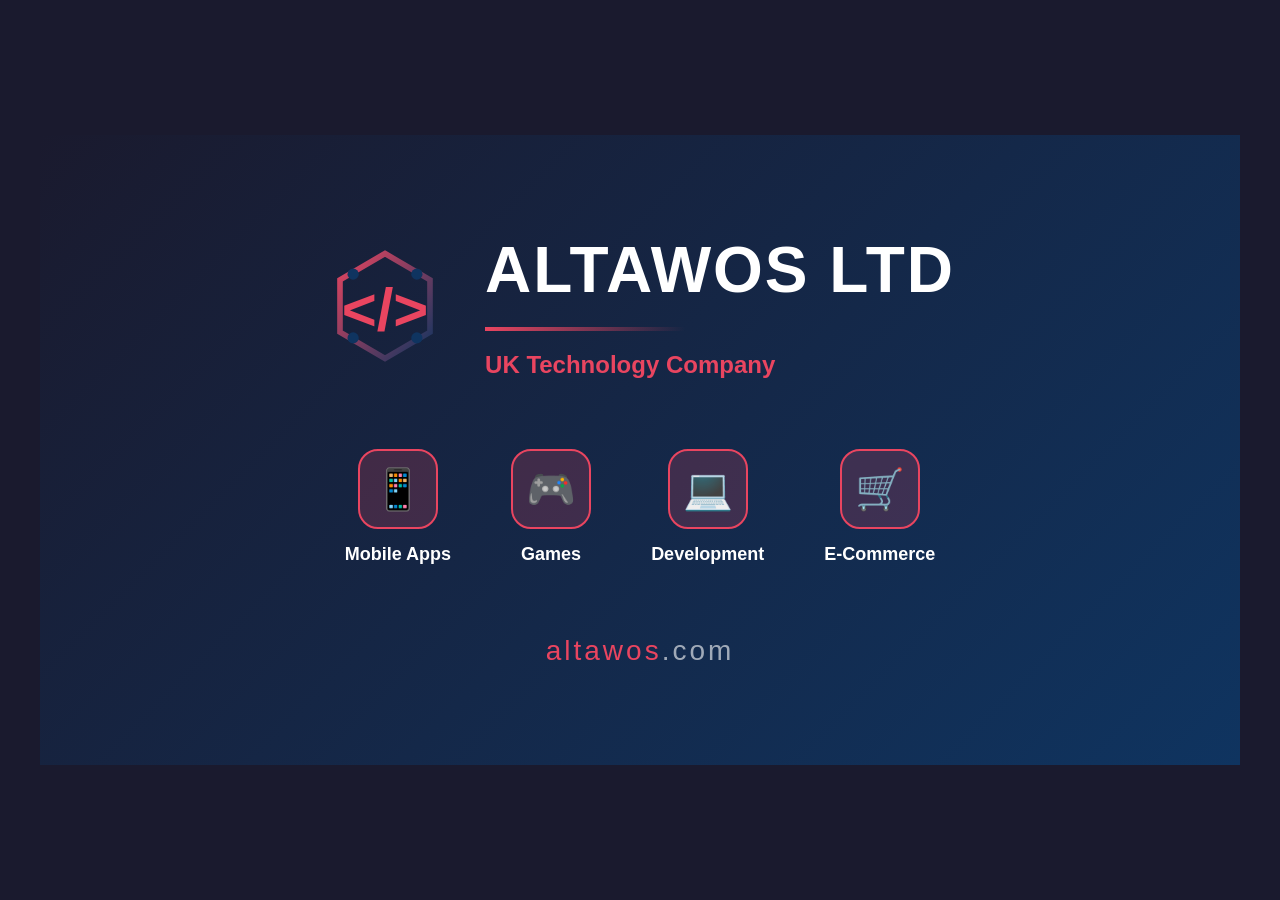
<file: og-template.html>
<!DOCTYPE html>
<html lang="en">
<head>
    <meta charset="UTF-8">
    <meta name="viewport" content="width=device-width, initial-scale=1.0">
    <title>ALTAWOS LTD - OG Image Template</title>
    <style>
        * { margin: 0; padding: 0; box-sizing: border-box; }
        body { 
            font-family: 'Segoe UI', Arial, sans-serif;
            background: #1a1a2e;
            min-height: 100vh;
            display: flex;
            justify-content: center;
            align-items: center;
        }
        .og-image {
            width: 1200px;
            height: 630px;
            background: linear-gradient(135deg, #1a1a2e 0%, #0f3460 100%);
            display: flex;
            flex-direction: column;
            justify-content: center;
            align-items: center;
            padding: 40px;
        }
        .logo-section {
            display: flex;
            align-items: center;
            gap: 40px;
            margin-bottom: 40px;
        }
        .logo {
            width: 120px;
            height: 120px;
        }
        .logo svg {
            width: 100%;
            height: 100%;
        }
        .company-info {
            text-align: left;
        }
        .company-name {
            font-size: 64px;
            font-weight: 800;
            color: #ffffff;
            letter-spacing: 2px;
        }
        .company-tagline {
            font-size: 24px;
            color: #e94560;
            margin-top: 10px;
            font-weight: 600;
        }
        .divider {
            width: 200px;
            height: 4px;
            background: linear-gradient(90deg, #e94560, transparent);
            margin: 20px 0;
        }
        .services {
            display: flex;
            gap: 60px;
            margin: 30px 0;
        }
        .service-item {
            display: flex;
            flex-direction: column;
            align-items: center;
            gap: 15px;
        }
        .service-icon {
            width: 80px;
            height: 80px;
            background: rgba(233, 69, 96, 0.2);
            border: 2px solid #e94560;
            border-radius: 20px;
            display: flex;
            justify-content: center;
            align-items: center;
            font-size: 40px;
        }
        .service-label {
            color: #ffffff;
            font-size: 18px;
            font-weight: 600;
        }
        .website {
            font-size: 28px;
            color: rgba(255, 255, 255, 0.6);
            margin-top: 40px;
            letter-spacing: 3px;
        }
        .website span {
            color: #e94560;
        }
    </style>
</head>
<body>
    <div class="og-image">
        <div class="logo-section">
            <div class="logo">
                <svg xmlns="http://www.w3.org/2000/svg" viewBox="0 0 64 64">
                    <defs>
                        <linearGradient id="grad1" x1="0%" y1="0%" x2="100%" y2="100%">
                            <stop offset="0%" style="stop-color:#e94560;stop-opacity:1" />
                            <stop offset="100%" style="stop-color:#0f3460;stop-opacity:1" />
                        </linearGradient>
                    </defs>
                    <polygon points="32,4 56,18 56,46 32,60 8,46 8,18" fill="none" stroke="url(#grad1)" stroke-width="3"/>
                    <text x="32" y="45" font-family="Arial, sans-serif" font-size="32" font-weight="bold" fill="#e94560" text-anchor="middle">&lt;/&gt;</text>
                    <circle cx="15" cy="15" r="3" fill="#0f3460"/>
                    <circle cx="49" cy="15" r="3" fill="#0f3460"/>
                    <circle cx="15" cy="49" r="3" fill="#0f3460"/>
                    <circle cx="49" cy="49" r="3" fill="#0f3460"/>
                </svg>
            </div>
            <div class="company-info">
                <div class="company-name">ALTAWOS LTD</div>
                <div class="divider"></div>
                <div class="company-tagline">UK Technology Company</div>
            </div>
        </div>
        
        <div class="services">
            <div class="service-item">
                <div class="service-icon">📱</div>
                <div class="service-label">Mobile Apps</div>
            </div>
            <div class="service-item">
                <div class="service-icon">🎮</div>
                <div class="service-label">Games</div>
            </div>
            <div class="service-item">
                <div class="service-icon">💻</div>
                <div class="service-label">Development</div>
            </div>
            <div class="service-item">
                <div class="service-icon">🛒</div>
                <div class="service-label">E-Commerce</div>
            </div>
        </div>
        
        <div class="website">
            <span>altawos</span>.com
        </div>
    </div>
</body>
</html>
</file>
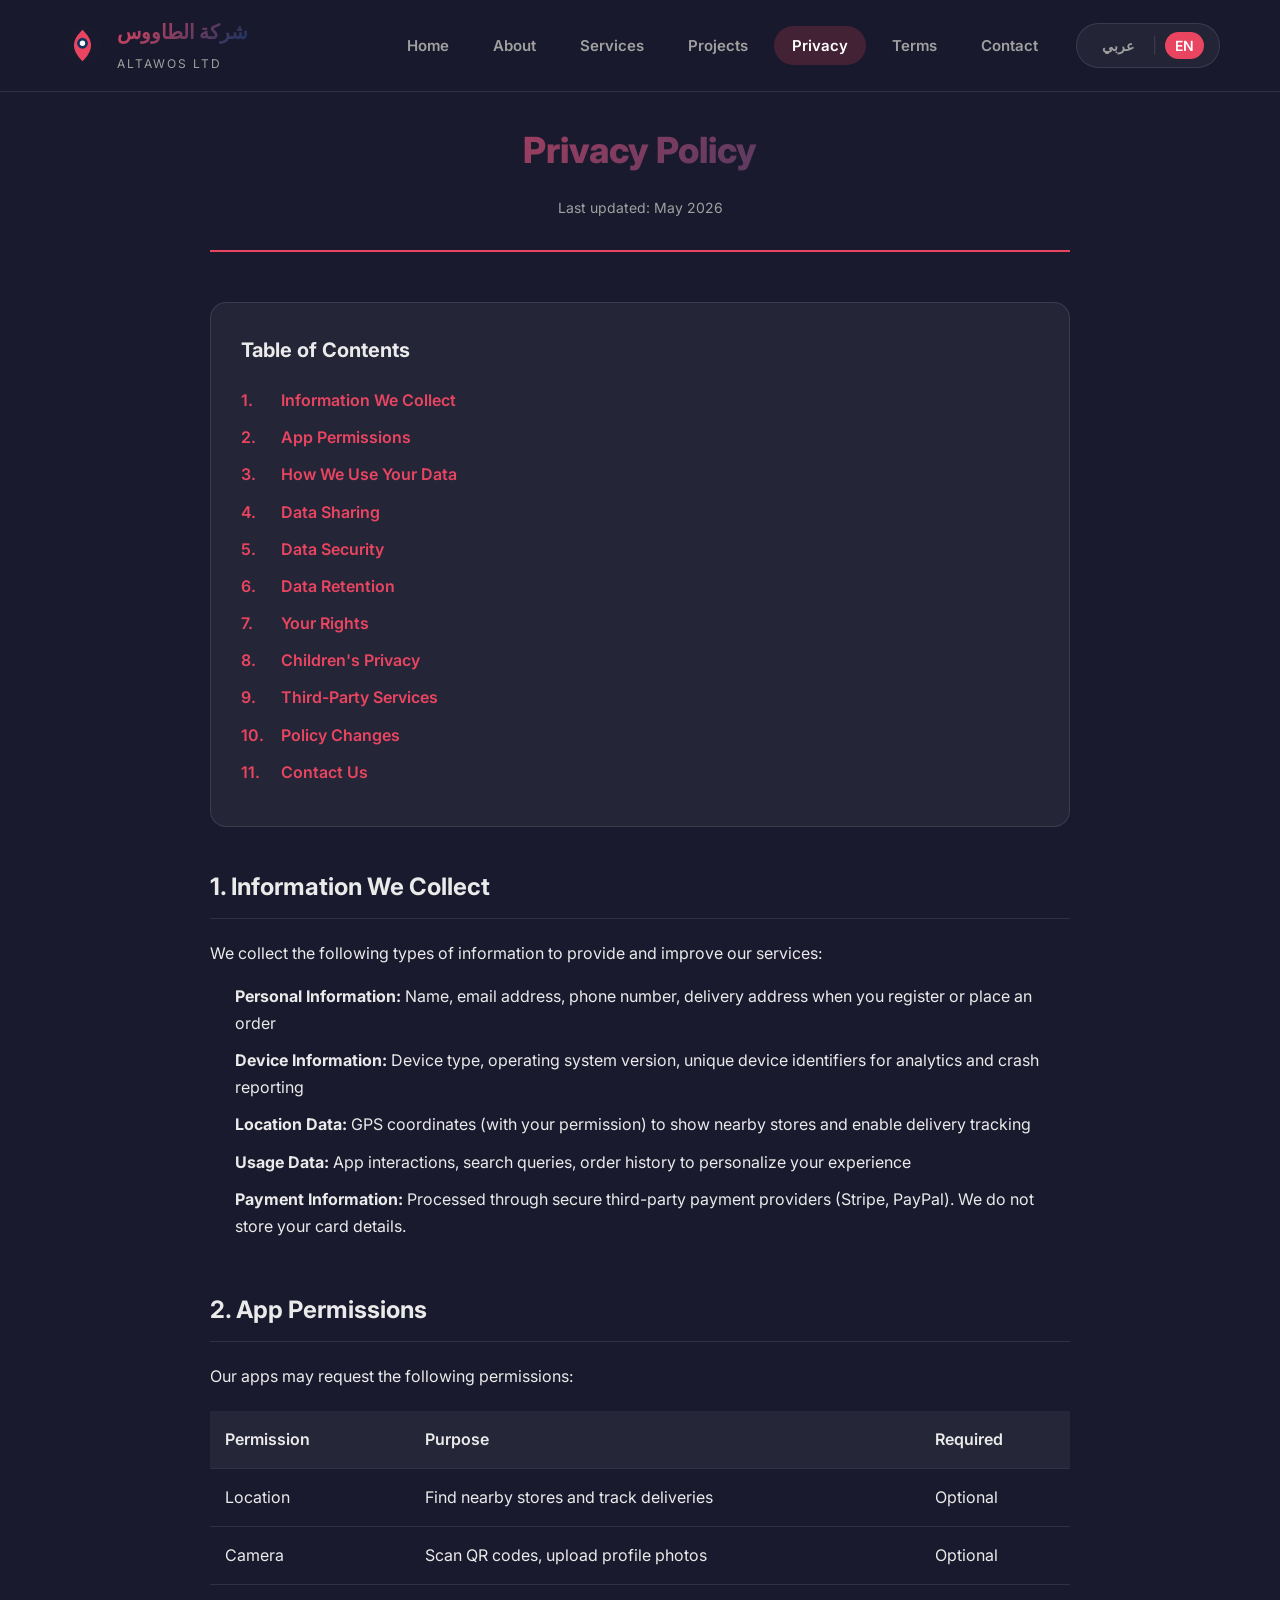
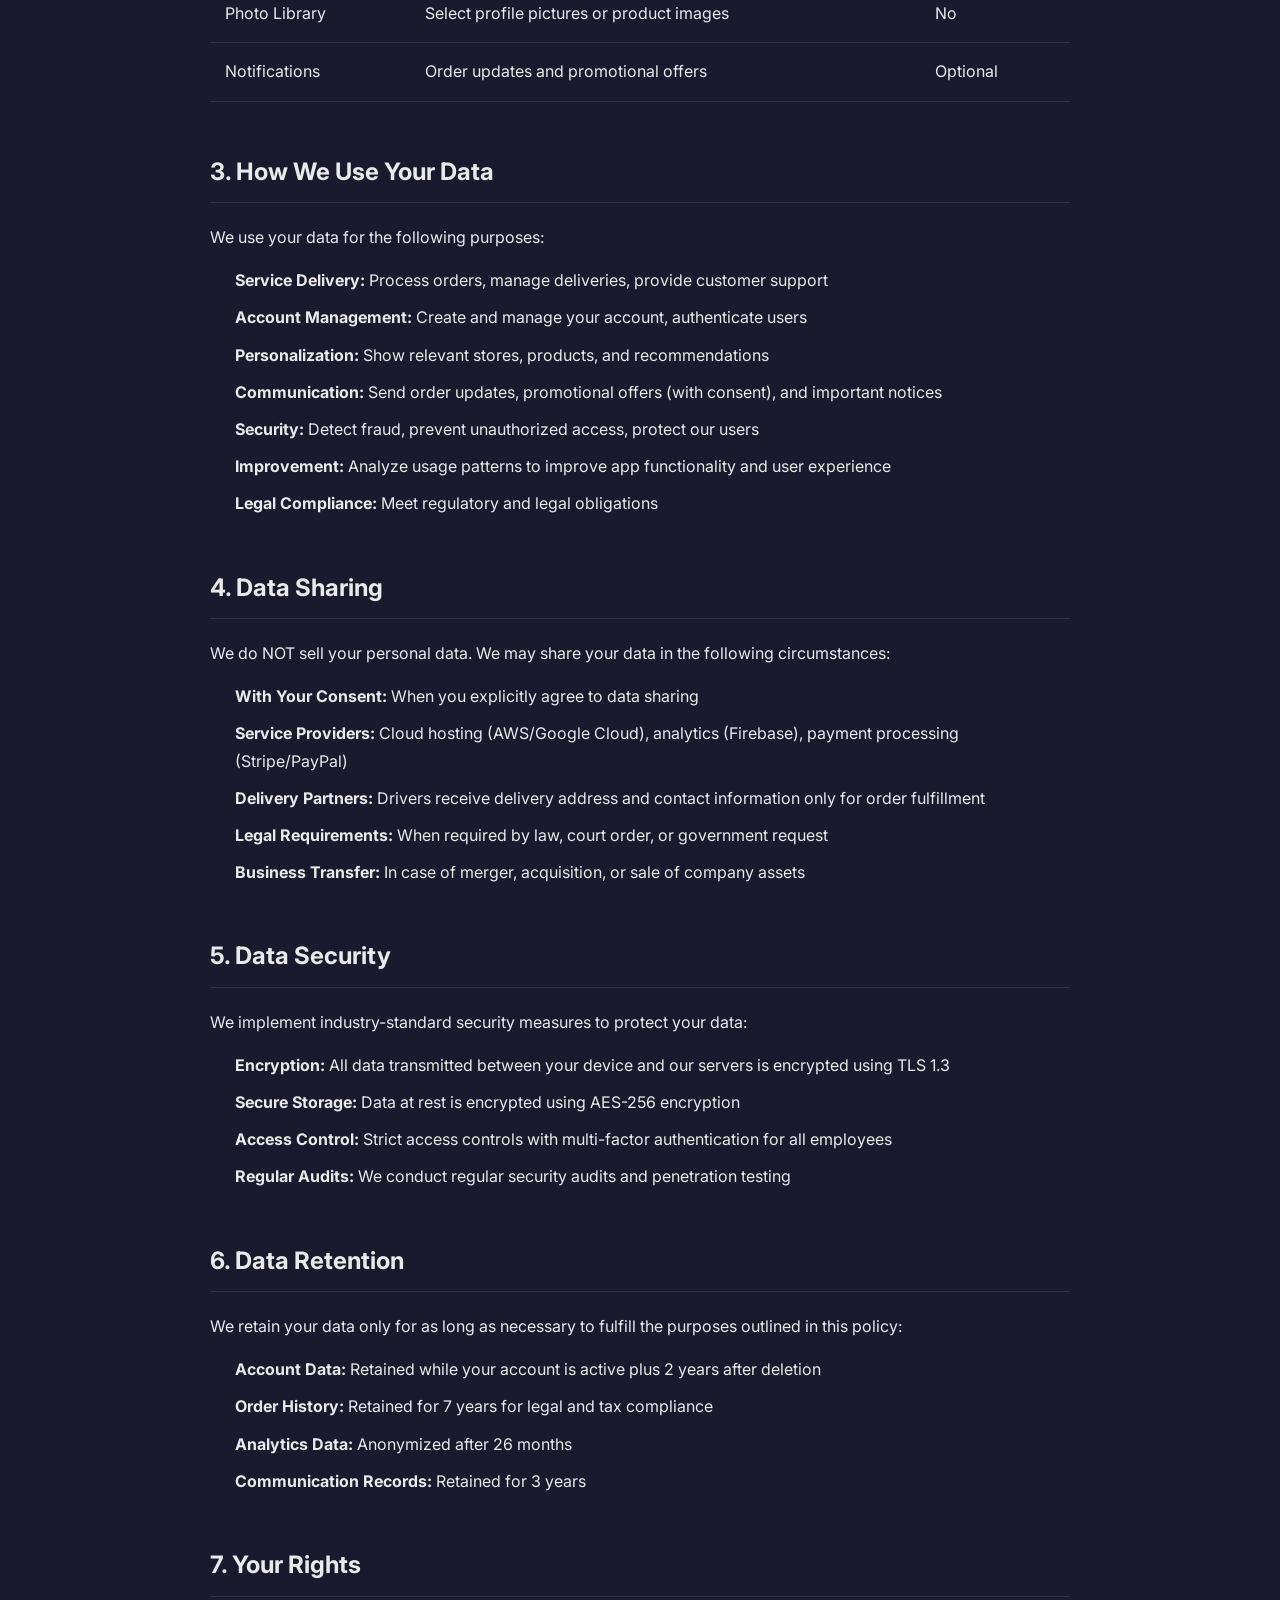
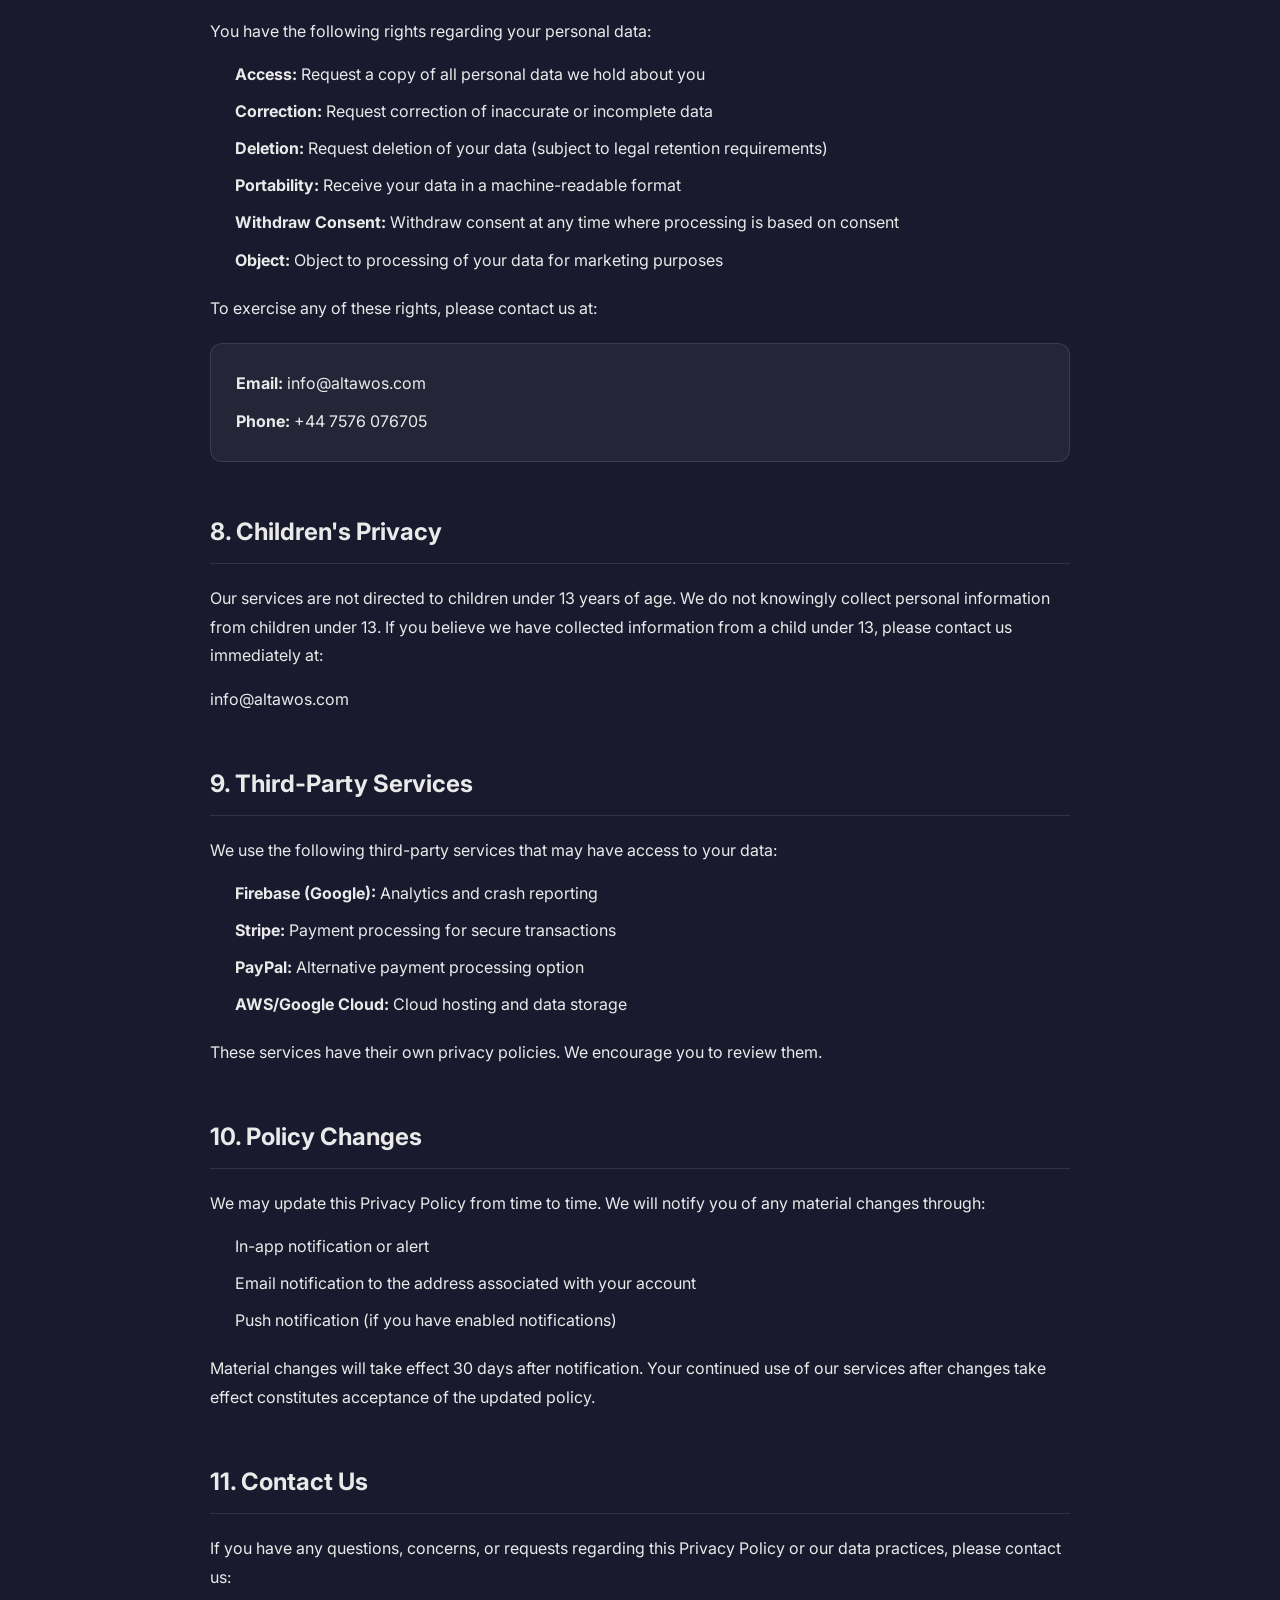
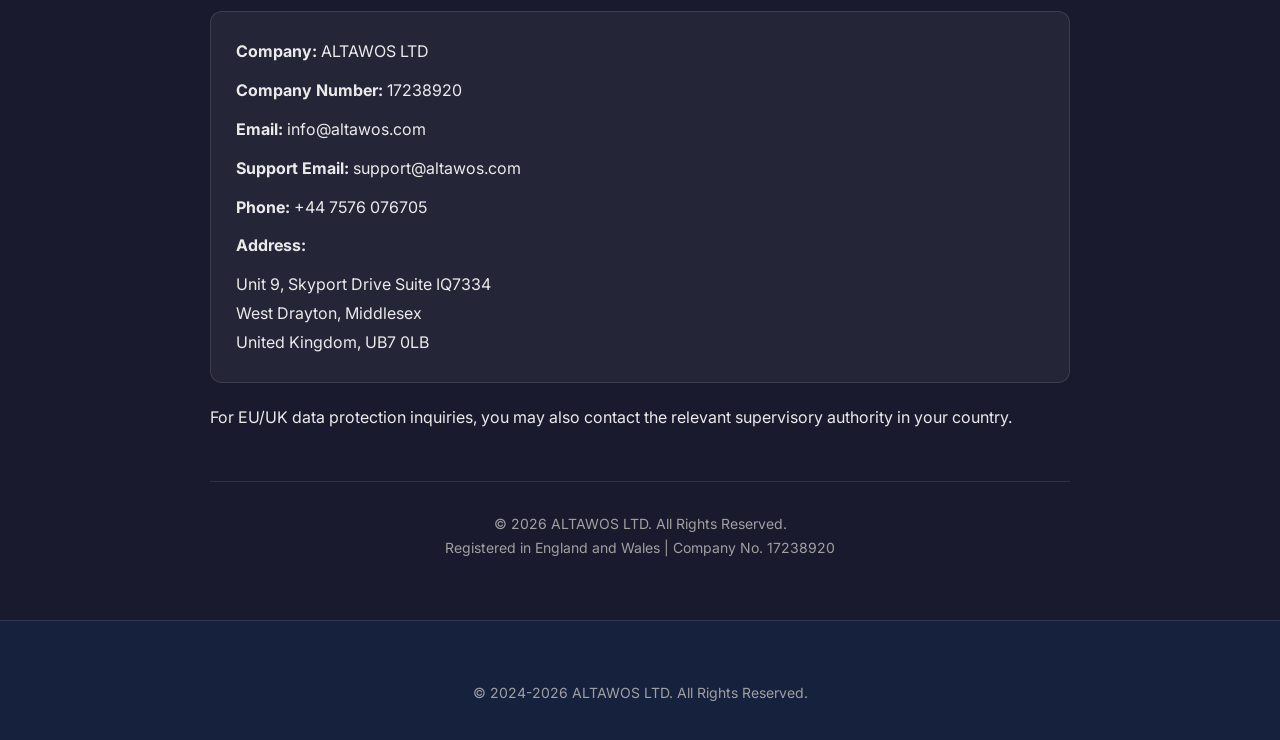
<file: privacy-policy.html>
<!DOCTYPE html>
<html lang="en" dir="ltr">
<head>
    <meta charset="UTF-8">
    <meta name="viewport" content="width=device-width, initial-scale=1.0">
    <title>Privacy Policy | ALTAWOS LTD - سياسة الخصوصية</title>
    <link rel="icon" type="image/svg+xml" href="favicon.svg">
    <meta name="description" content="ALTAWOS LTD Privacy Policy - Compliant with GDPR, Google Play and Apple App Store requirements. Learn how we collect, use, and protect your data.">
    <meta name="keywords" content="ALTAWOS LTD, privacy policy, سياسة الخصوصية, GDPR, data protection, Google Play, Apple App Store">
    <meta name="author" content="ALTAWOS LTD">
    <meta name="robots" content="index, follow">
    
    <!-- Open Graph -->
    <meta property="og:type" content="article">
    <meta property="og:url" content="https://altawos.com/privacy-policy.html">
    <meta property="og:title" content="Privacy Policy | ALTAWOS LTD">
    <meta property="og:description" content="ALTAWOS LTD Privacy Policy - Learn how we collect, use, and protect your personal data.">
    <meta property="og:locale" content="en_US">
    <meta property="og:locale:alternate" content="ar_SA">
    
    <!-- Canonical -->
    <link rel="canonical" href="https://altawos.com/privacy-policy.html">
    
    <!-- Structured Data -->
    <script type="application/ld+json">
    {
        "@context": "https://schema.org",
        "@type": "WebPage",
        "name": "Privacy Policy",
        "description": "ALTAWOS LTD Privacy Policy",
        "url": "https://altawos.com/privacy-policy.html",
        "inLanguage": ["en", "ar"],
        "isPartOf": {
            "@type": "WebSite",
            "name": "ALTAWOS LTD",
            "url": "https://altawos.com"
        },
        "publisher": {
            "@type": "Organization",
            "name": "ALTAWOS LTD",
            "url": "https://altawos.com",
            "contactPoint": {
                "@type": "ContactPoint",
                "telephone": "+44-7576-076705",
                "email": "info@altawos.com"
            }
        }
    }
    </script>
    
    <link rel="preconnect" href="https://fonts.googleapis.com">
    <link rel="preconnect" href="https://fonts.gstatic.com" crossorigin>
    <link href="https://fonts.googleapis.com/css2?family=Cairo:wght@400;600;700;800&family=Inter:wght@400;500;600;700&display=swap" rel="stylesheet">
    <link rel="stylesheet" href="styles.css">
    <style>
        .privacy-page { padding: 120px 0 60px; min-height: 100vh; }
        .privacy-document { max-width: 900px; margin: 0 auto; padding: 0 20px; }
        .privacy-header { text-align: center; margin-bottom: 50px; padding-bottom: 30px; border-bottom: 2px solid var(--primary-color); }
        .privacy-header h1 { font-size: 36px; font-weight: 800; background: var(--accent-gradient); -webkit-background-clip: text; -webkit-text-fill-color: transparent; background-clip: text; margin-bottom: 15px; }
        .privacy-header .meta { color: var(--text-muted); font-size: 14px; }
        .toc { background: var(--card-bg); border: 1px solid var(--border-color); border-radius: 16px; padding: 30px; margin-bottom: 40px; }
        .toc h2 { font-size: 20px; font-weight: 700; margin-bottom: 20px; }
        .toc-list { list-style: none; padding: 0; margin: 0; }
        .toc-list li { margin-bottom: 10px; }
        .toc-list a { color: var(--text-primary); text-decoration: none; transition: color 0.3s; display: flex; align-items: center; gap: 10px; }
        .toc-list a:hover { color: var(--primary-color); }
        .toc-list a span { color: var(--primary-color); font-weight: 600; min-width: 30px; }
        .policy-section { margin-bottom: 50px; }
        .policy-section h2 { font-size: 24px; font-weight: 700; color: var(--text-primary); margin-bottom: 20px; padding-bottom: 10px; border-bottom: 1px solid var(--border-color); }
        .policy-section p { line-height: 1.8; margin-bottom: 15px; color: var(--text-secondary); }
        .policy-section ul, .policy-section ol { margin-bottom: 20px; padding-left: 25px; }
        .policy-section li { margin-bottom: 10px; line-height: 1.7; color: var(--text-secondary); }
        .highlight-box { background: var(--card-bg); border: 1px solid var(--border-color); border-radius: 12px; padding: 25px; margin: 20px 0; }
        .highlight-box p { margin-bottom: 10px; }
        .highlight-box p:last-child { margin-bottom: 0; }
        table { width: 100%; border-collapse: collapse; margin: 20px 0; }
        th, td { padding: 15px; text-align: left; border-bottom: 1px solid var(--border-color); }
        th { background: var(--card-bg); font-weight: 600; }
        tr:hover { background: rgba(233, 69, 96, 0.05); }
        @media (max-width: 768px) {
            .privacy-page { padding: 100px 0 40px; }
            .privacy-header h1 { font-size: 28px; }
            .policy-section h2 { font-size: 20px; }
            table { font-size: 14px; }
            th, td { padding: 10px; }
        }
        [dir="rtl"] .toc-list { padding-right: 0; padding-left: 25px; }
        [dir="rtl"] table { text-align: right; }
        [dir="rtl"] th, [dir="rtl"] td { text-align: right; }
    </style>
</head>
<body>
    <!-- Header -->
    <header class="header">
        <div class="container">
            <div class="logo">
                <svg class="logo-icon" viewBox="0 0 100 100" xmlns="http://www.w3.org/2000/svg">
                    <circle cx="50" cy="50" r="45" fill="#1a1a2e"/>
                    <path d="M50 15 C30 35, 20 55, 50 85 C80 55, 70 35, 50 15" fill="#e94560"/>
                    <circle cx="50" cy="45" r="12" fill="#0f3460"/>
                    <circle cx="50" cy="45" r="6" fill="#fff"/>
                </svg>
                <div class="logo-text">
                    <h1>شركة الطاووس</h1>
                    <span class="company-name-en">ALTAWOS LTD</span>
                </div>
            </div>
            <nav class="nav">
                <ul class="nav-list">
                    <li><a href="index.html" data-en="Home" data-ar="الرئيسية">الرئيسية</a></li>
                    <li><a href="index.html#about" data-en="About" data-ar="عن الشركة">عن الشركة</a></li>
                    <li><a href="index.html#services" data-en="Services" data-ar="خدماتنا">خدماتنا</a></li>
                    <li><a href="index.html#projects" data-en="Projects" data-ar="مشاريعنا">مشاريعنا</a></li>
                    <li><a href="privacy-policy.html" class="active" data-en="Privacy" data-ar="سياسة الخصوصية">سياسة الخصوصية</a></li>
                    <li><a href="index.html#terms" data-en="Terms" data-ar="شروط الاستخدام">شروط الاستخدام</a></li>
                    <li><a href="index.html#contact" data-en="Contact" data-ar="تواصل معنا">تواصل معنا</a></li>
                </ul>
                <div class="language-toggle">
                    <button class="lang-btn active" data-lang="ar">عربي</button>
                    <span class="divider">|</span>
                    <button class="lang-btn" data-lang="en">EN</button>
                </div>
                <button class="menu-toggle" aria-label="Menu">
                    <span></span>
                    <span></span>
                    <span></span>
                </button>
            </nav>
        </div>
    </header>

<!-- Privacy Policy Content -->
    <main class="privacy-page">
        <div class="privacy-document">
            <div class="privacy-header">
                <h1 data-en="Privacy Policy" data-ar="سياسة الخصوصية">سياسة الخصوصية</h1>
                <p class="meta" data-en="Last updated: May 2026" data-ar="آخر تحديث: مايو 2026">آخر تحديث: مايو 2026</p>
            </div>

            <!-- Table of Contents -->
            <div class="toc">
                <h2 data-en="Table of Contents" data-ar="جدول المحتويات">جدول المحتويات</h2>
                <ol class="toc-list">
                    <li><a href="#information-collection"><span>1.</span> <span data-en="Information We Collect" data-ar="المعلومات التي نجمعها">المعلومات التي نجمعها</span></a></li>
                    <li><a href="#permissions"><span>2.</span> <span data-en="App Permissions" data-ar="صلاحيات التطبيق">صلاحيات التطبيق</span></a></li>
                    <li><a href="#data-use"><span>3.</span> <span data-en="How We Use Your Data" data-ar="كيف نستخدم بياناتك">كيف نستخدم بياناتك</span></a></li>
                    <li><a href="#data-sharing"><span>4.</span> <span data-en="Data Sharing" data-ar="مشاركة البيانات">مشاركة البيانات</span></a></li>
                    <li><a href="#data-security"><span>5.</span> <span data-en="Data Security" data-ar="أمان البيانات">أمان البيانات</span></a></li>
                    <li><a href="#data-retention"><span>6.</span> <span data-en="Data Retention" data-ar="الاحتفاظ بالبيانات">الاحتفاظ بالبيانات</span></a></li>
                    <li><a href="#your-rights"><span>7.</span> <span data-en="Your Rights" data-ar="حقوقك">حقوقك</span></a></li>
                    <li><a href="#children"><span>8.</span> <span data-en="Children's Privacy" data-ar="خصوصية الأطفال">خصوصية الأطفال</span></a></li>
                    <li><a href="#third-party"><span>9.</span> <span data-en="Third-Party Services" data-ar="خدمات الأطراف الثالثة">خدمات الأطراف الثالثة</span></a></li>
                    <li><a href="#changes"><span>10.</span> <span data-en="Policy Changes" data-ar="تغييرات السياسة">تغييرات السياسة</span></a></li>
                    <li><a href="#contact"><span>11.</span> <span data-en="Contact Us" data-ar="التواصل معنا">التواصل معنا</span></a></li>
                </ol>
            </div>

            <!-- Section 1: Information Collection -->
            <div class="policy-section" id="information-collection">
                <h2>1. <span data-en="Information We Collect" data-ar="المعلومات التي نجمعها">المعلومات التي نجمعها</span></h2>
                <p data-en="We collect the following types of information to provide and improve our services:" data-ar="نجمع أنواع المعلومات التالية لتقديم خدماتنا وتحسينها:">نجمع أنواع المعلومات التالية لتقديم خدماتنا وتحسينها:</p>
                <ul>
                    <li data-en="<strong>Personal Information:</strong> Name, email address, phone number, delivery address when you register or place an order" data-ar="<strong>المعلومات الشخصية:</strong> الاسم، البريد الإلكتروني، رقم الهاتف، عنوان التوصيل عند التسجيل أو تقديم طلب">المعلومات الشخصية: الاسم، البريد الإلكتروني، رقم الهاتف، عنوان التوصيل عند التسجيل أو تقديم طلب</li>
                    <li data-en="<strong>Device Information:</strong> Device type, operating system version, unique device identifiers for analytics and crash reporting" data-ar="<strong>معلومات الجهاز:</strong> نوع الجهاز، إصدار نظام التشغيل، معرفات الجهاز الفريدة للتحليلات وإبلاغ الأعطال">معلومات الجهاز: نوع الجهاز، إصدار نظام التشغيل، معرفات الجهاز الفريدة للتحليلات وإبلاغ الأعطال</li>
                    <li data-en="<strong>Location Data:</strong> GPS coordinates (with your permission) to show nearby stores and enable delivery tracking" data-ar="<strong>بيانات الموقع:</strong> إحداثيات GPS (بإذنك) لعرض المتاجر القريبة وتمكين تتبع التوصيل">بيانات الموقع: إحداثيات GPS (بإذنك) لعرض المتاجر القريبة وتمكين تتبع التوصيل</li>
                    <li data-en="<strong>Usage Data:</strong> App interactions, search queries, order history to personalize your experience" data-ar="<strong>بيانات الاستخدام:</strong> تفاعلات التطبيق، استعلامات البحث، سجل الطلبات لتخصيص تجربتك">بيانات الاستخدام: تفاعلات التطبيق، استعلامات البحث، سجل الطلبات لتخصيص تجربتك</li>
                    <li data-en="<strong>Payment Information:</strong> Processed through secure third-party payment providers (Stripe, PayPal). We do not store your card details." data-ar="<strong>معلومات الدفع:</strong> تتم معالجتها عبر مزودي دفع آمنين من الأطراف الثالثة (Stripe, PayPal). لا نخزن تفاصيل بطاقتك.">معلومات الدفع: تتم معالجتها عبر مزودي دفع آمنين من الأطراف الثالثة. لا نخزن تفاصيل بطاقتك.</li>
                </ul>
            </div>

            <!-- Section 2: App Permissions -->
            <div class="policy-section" id="permissions">
                <h2>2. <span data-en="App Permissions" data-ar="صلاحيات التطبيق">صلاحيات التطبيق</span></h2>
                <p data-en="Our apps may request the following permissions:" data-ar="قد تطلب تطبيقاتنا الصلاحيات التالية:">قد تطلب تطبيقاتنا الصلاحيات التالية:</p>
                <table>
                    <thead>
                        <tr>
                            <th data-en="Permission" data-ar="الصلاحية">الصلاحية</th>
                            <th data-en="Purpose" data-ar="الغرض">الغرض</th>
                            <th data-en="Required" data-ar="مطلوب">مطلوب</th>
                        </tr>
                    </thead>
                    <tbody>
                        <tr>
                            <td data-en="Location" data-ar="الموقع">الموقع</td>
                            <td data-en="Find nearby stores and track deliveries" data-ar="العثور على المتاجر القريبة وتتبع التوصيل">العثور على المتاجر القريبة وتتبع التوصيل</td>
                            <td data-en="Optional" data-ar="اختياري">اختياري</td>
                        </tr>
                        <tr>
                            <td data-en="Camera" data-ar="الكاميرا">الكاميرا</td>
                            <td data-en="Scan QR codes, upload profile photos" data-ar="مسح رموز QR، رفع صور الملفات الشخصية">مسح رموز QR، رفع صور الملفات الشخصية</td>
                            <td data-en="Optional" data-ar="اختياري">اختياري</td>
                        </tr>
                        <tr>
                            <td data-en="Photo Library" data-ar="مكتبة الصور">مكتبة الصور</td>
                            <td data-en="Select profile pictures or product images" data-ar="اختيار صور الملفات الشخصية أو صور المنتجات">اختيار صور الملفات الشخصية أو صور المنتجات</td>
                            <td data-en="No" data-ar="لا">لا</td>
                        </tr>
                        <tr>
                            <td data-en="Notifications" data-ar="الإشعارات">الإشعارات</td>
                            <td data-en="Order updates and promotional offers" data-ar="تحديثات الطلبات والعروض الترويجية">تحديثات الطلبات والعروض الترويجية</td>
                            <td data-en="Optional" data-ar="اختياري">اختياري</td>
                        </tr>
                    </tbody>
                </table>
            </div>

            <!-- Section 3: Data Use -->
            <div class="policy-section" id="data-use">
                <h2>3. <span data-en="How We Use Your Data" data-ar="كيف نستخدم بياناتك">كيف نستخدم بياناتك</span></h2>
                <p data-en="We use your data for the following purposes:" data-ar="نستخدم بياناتك للأغراض التالية:">نستخدم بياناتك للأغراض التالية:</p>
                <ul>
                    <li data-en="<strong>Service Delivery:</strong> Process orders, manage deliveries, provide customer support" data-ar="<strong>تقديم الخدمات:</strong> معالجة الطلبات، إدارة التوصيل، وتقديم دعم العملاء">تقديم الخدمات: معالجة الطلبات، إدارة التوصيل، وتقديم دعم العملاء</li>
                    <li data-en="<strong>Account Management:</strong> Create and manage your account, authenticate users" data-ar="<strong>إدارة الحسابات:</strong> إنشاء وإدارة حسابك، مصادقة المستخدمين">إدارة الحسابات: إنشاء وإدارة حسابك، مصادقة المستخدمين</li>
                    <li data-en="<strong>Personalization:</strong> Show relevant stores, products, and recommendations" data-ar="<strong>التخصيص:</strong> عرض المتاجر والمنتجات والتوصيات ذات الصلة">التخصيص: عرض المتاجر والمنتجات والتوصيات ذات الصلة</li>
                    <li data-en="<strong>Communication:</strong> Send order updates, promotional offers (with consent), and important notices" data-ar="<strong>التواصل:</strong> إرسال تحديثات الطلبات والعروض الترويجية (بموافقة) والإشعارات المهمة">التواصل: إرسال تحديثات الطلبات والعروض الترويجية (بموافقة) والإشعارات المهمة</li>
                    <li data-en="<strong>Security:</strong> Detect fraud, prevent unauthorized access, protect our users" data-ar="<strong>الأمان:</strong> كشف الاحتيال ومنع الوصول غير المصرح به وحماية مستخدمينا">الأمان: كشف الاحتيال ومنع الوصول غير المصرح به وحماية مستخدمينا</li>
                    <li data-en="<strong>Improvement:</strong> Analyze usage patterns to improve app functionality and user experience" data-ar="<strong>التحسين:</strong> تحليل أنماط الاستخدام لتحسين وظائف التطبيق وتجربة المستخدم">التحسين: تحليل أنماط الاستخدام لتحسين وظائف التطبيق وتجربة المستخدم</li>
                    <li data-en="<strong>Legal Compliance:</strong> Meet regulatory and legal obligations" data-ar="<strong>الامتثال القانوني:</strong> الوفاء بالالتزامات التنظيمية والقانونية">الامتثال القانوني: الوفاء بالالتزامات التنظيمية والقانونية</li>
                </ul>
            </div>

            <!-- Section 4: Data Sharing -->
            <div class="policy-section" id="data-sharing">
                <h2>4. <span data-en="Data Sharing" data-ar="مشاركة البيانات">مشاركة البيانات</span></h2>
                <p data-en="We do NOT sell your personal data. We may share your data in the following circumstances:" data-ar="لا نبيع بياناتك الشخصية. قد نشارك بياناتك في الظروف التالية:">لا نبيع بياناتك الشخصية. قد نشارك بياناتك في الظروف التالية:</p>
                <ul>
                    <li data-en="<strong>With Your Consent:</strong> When you explicitly agree to data sharing" data-ar="<strong>بموافقتك:</strong> عندما توافق صراحةً على مشاركة البيانات">بموافقتك: عندما توافق صراحةً على مشاركة البيانات</li>
                    <li data-en="<strong>Service Providers:</strong> Cloud hosting (AWS/Google Cloud), analytics (Firebase), payment processing (Stripe/PayPal)" data-ar="<strong>مزودو الخدمات:</strong> الاستضافة السحابية (AWS/Google Cloud)، التحليلات (Firebase)، معالجة الدفع (Stripe/PayPal)">مزودو الخدمات: الاستضافة السحابية (AWS/Google Cloud)، التحليلات (Firebase)، معالجة الدفع (Stripe/PayPal)</li>
                    <li data-en="<strong>Delivery Partners:</strong> Drivers receive delivery address and contact information only for order fulfillment" data-ar="<strong>شركاء التوصيل:</strong> يتلقى السائقون عنوان التوصيل ومعلومات الاتصال فقط لتنفيذ الطلبات">شركاء التوصيل: يتلقى السائقون عنوان التوصيل ومعلومات الاتصال فقط لتنفيذ الطلبات</li>
                    <li data-en="<strong>Legal Requirements:</strong> When required by law, court order, or government request" data-ar="<strong>المتطلبات القانونية:</strong> عند طلب القانون أو أمر المحكمة أو طلب حكومي">المتطلبات القانونية: عند طلب القانون أو أمر المحكمة أو طلب حكومي</li>
                    <li data-en="<strong>Business Transfer:</strong> In case of merger, acquisition, or sale of company assets" data-ar="<strong>نقل الأعمال:</strong> في حالة الاندماج أو الاستحواذ أو بيع أصول الشركة">نقل الأعمال: في حالة الاندماج أو الاستحواذ أو بيع أصول الشركة</li>
                </ul>
            </div>

            <!-- Section 5: Data Security -->
            <div class="policy-section" id="data-security">
                <h2>5. <span data-en="Data Security" data-ar="أمان البيانات">أمان البيانات</span></h2>
                <p data-en="We implement industry-standard security measures to protect your data:" data-ar="نطبق تدابير أمنية قياسية في الصناعة لحماية بياناتك:">نطبق تدابير أمنية قياسية في الصناعة لحماية بياناتك:</p>
                <ul>
                    <li data-en="<strong>Encryption:</strong> All data transmitted between your device and our servers is encrypted using TLS 1.3" data-ar="<strong>التشفير:</strong> يتم تشفير جميع البيانات المرسلة بين جهازك وخوادمنا باستخدام TLS 1.3">التشفير: يتم تشفير جميع البيانات المرسلة بين جهازك وخوادمنا باستخدام TLS 1.3</li>
                    <li data-en="<strong>Secure Storage:</strong> Data at rest is encrypted using AES-256 encryption" data-ar="<strong>التخزين الآمن:</strong> البيانات الثابتة مشفرة باستخدام تشفير AES-256">التخزين الآمن: البيانات الثابتة مشفرة باستخدام تشفير AES-256</li>
                    <li data-en="<strong>Access Control:</strong> Strict access controls with multi-factor authentication for all employees" data-ar="<strong>التحكم في الوصول:</strong> ضوابط وصول صارمة مع مصادقة متعددة العوامل لجميع الموظفين">التحكم في الوصول: ضوابط وصول صارمة مع مصادقة متعددة العوامل لجميع الموظفين</li>
                    <li data-en="<strong>Regular Audits:</strong> We conduct regular security audits and penetration testing" data-ar="<strong>المراجعات الدورية:</strong> نجري مراجعات أمنية واختبارات اختراق دورية">المراجعات الدورية: نجري مراجعات أمنية واختبارات اختراق دورية</li>
                </ul>
            </div>

            <!-- Section 6: Data Retention -->
            <div class="policy-section" id="data-retention">
                <h2>6. <span data-en="Data Retention" data-ar="الاحتفاظ بالبيانات">الاحتفاظ بالبيانات</span></h2>
                <p data-en="We retain your data only for as long as necessary to fulfill the purposes outlined in this policy:" data-ar="نحتفظ ببياناتك فقط طالما هو ضروري لتحقيق الأغراض المذكورة في هذه السياسة:">نحتفظ ببياناتك فقط طالما هو ضروري لتحقيق الأغراض المذكورة في هذه السياسة:</p>
                <ul>
                    <li data-en="<strong>Account Data:</strong> Retained while your account is active plus 2 years after deletion" data-ar="<strong>بيانات الحساب:</strong> محفوظة أثناء نشاط حسابك بالإضافة إلى سنتين بعد الحذف">بيانات الحساب: محفوظة أثناء نشاط حسابك بالإضافة إلى سنتين بعد الحذف</li>
<li data-en="<strong>Order History:</strong> Retained for 7 years for legal and tax compliance" data-ar="<strong>سجل الطلبات:</strong> محفوظ لمدة 7 سنوات للامتثال القانوني والضريبي">سجل الطلبات: محفوظ لمدة 7 سنوات للامتثال القانوني والضريبي</li>
                    <li data-en="<strong>Analytics Data:</strong> Anonymized after 26 months" data-ar="<strong>بيانات التحليلات:</strong> مجهولة الهوية بعد 26 شهراً">بيانات التحليلات: مجهولة الهوية بعد 26 شهراً</li>
                    <li data-en="<strong>Communication Records:</strong> Retained for 3 years" data-ar="<strong>سجلات الاتصال:</strong> محفوظة لمدة 3 سنوات">سجلات الاتصال: محفوظة لمدة 3 سنوات</li>
                </ul>
            </div>

            <!-- Section 7: Your Rights -->
            <div class="policy-section" id="your-rights">
                <h2>7. <span data-en="Your Rights" data-ar="حقوقك">حقوقك</span></h2>
                <p data-en="You have the following rights regarding your personal data:" data-ar="لديك الحقوق التالية فيما يتعلق ببياناتك الشخصية:">لديك الحقوق التالية فيما يتعلق ببياناتك الشخصية:</p>
                <ul>
                    <li data-en="<strong>Access:</strong> Request a copy of all personal data we hold about you" data-ar="<strong>الوصول:</strong> طلب نسخة من جميع البيانات الشخصية التي نحتفظ بها عنك">الوصول: طلب نسخة من جميع البيانات الشخصية التي نحتفظ بها عنك</li>
                    <li data-en="<strong>Correction:</strong> Request correction of inaccurate or incomplete data" data-ar="<strong>التصحيح:</strong> طلب تصحيح البيانات غير الدقيقة أو غير المكتملة">التصحيح: طلب تصحيح البيانات غير الدقيقة أو غير المكتملة</li>
                    <li data-en="<strong>Deletion:</strong> Request deletion of your data (subject to legal retention requirements)" data-ar="<strong>الحذف:</strong> طلب حذف بياناتك (مع مراعاة متطلبات الاحتفاظ القانونية)">الحذف: طلب حذف بياناتك (مع مراعاة متطلبات الاحتفاظ القانونية)</li>
                    <li data-en="<strong>Portability:</strong> Receive your data in a machine-readable format" data-ar="<strong>القابلية للنقل:</strong> استلام بياناتك بتنسيق قابل للقراءة آلياً">القابلية للنقل: استلام بياناتك بتنسيق قابل للقراءة آلياً</li>
                    <li data-en="<strong>Withdraw Consent:</strong> Withdraw consent at any time where processing is based on consent" data-ar="<strong>سحب الموافقة:</strong> سحب الموافقة في أي وقت حيث يكون المعالجة على أساس الموافقة">سحب الموافقة: سحب الموافقة في أي وقت حيث يكون المعالجة على أساس الموافقة</li>
                    <li data-en="<strong>Object:</strong> Object to processing of your data for marketing purposes" data-ar="<strong>الاعتراض:</strong> الاعتراض على معالجة بياناتك لأغراض التسويق">الاعتراض: الاعتراض على معالجة بياناتك لأغراض التسويق</li>
                </ul>
                <p data-en="To exercise any of these rights, please contact us at:" data-ar="لممارسة أي من هذه الحقوق، يرجى التواصل معنا على:">لممارسة أي من هذه الحقوق، يرجى التواصل معنا على:</p>
                <div class="highlight-box">
                    <p><strong data-en="Email:" data-ar="البريد الإلكتروني:">البريد الإلكتروني:</strong> <a href="mailto:info@altawos.com">info@altawos.com</a></p>
                    <p><strong data-en="Phone:" data-ar="الهاتف:">الهاتف:</strong> <a href="tel:+447576076705">+44 7576 076705</a></p>
                </div>
            </div>

            <!-- Section 8: Children's Privacy -->
            <div class="policy-section" id="children">
                <h2>8. <span data-en="Children's Privacy" data-ar="خصوصية الأطفال">خصوصية الأطفال</span></h2>
                <p data-en="Our services are not directed to children under 13 years of age. We do not knowingly collect personal information from children under 13. If you believe we have collected information from a child under 13, please contact us immediately at:" data-ar="خدماتنا ليست موجهة للأطفال دون سن 13 عاماً. لا نجمع عن علم معلومات شخصية من الأطفال دون سن 13. إذا كنت تعتقد أننا جمعنا معلومات من طفل دون سن 13، يرجى التواصل معنا فوراً على:">خدماتنا ليست موجهة للأطفال دون سن 13 عاماً. لا نجمع عن علم معلومات شخصية من الأطفال دون سن 13. إذا كنت تعتقد أننا جمعنا معلومات من طفل دون سن 13، يرجى التواصل معنا فوراً على:</p>
                <p><a href="mailto:info@altawos.com">info@altawos.com</a></p>
            </div>

            <!-- Section 9: Third-Party Services -->
            <div class="policy-section" id="third-party">
                <h2>9. <span data-en="Third-Party Services" data-ar="خدمات الأطراف الثالثة">خدمات الأطراف الثالثة</span></h2>
                <p data-en="We use the following third-party services that may have access to your data:" data-ar="نستخدم خدمات الأطراف الثالثة التالية التي قد يكون لديها وصول إلى بياناتك:">نستخدم خدمات الأطراف الثالثة التالية التي قد يكون لديها وصول إلى بياناتك:</p>
                <ul>
                    <li data-en="<strong>Firebase (Google):</strong> Analytics and crash reporting" data-ar="<strong>Firebase (Google):</strong> التحليلات وإبلاغ الأعطال">Firebase (Google): التحليلات وإبلاغ الأعطال</li>
                    <li data-en="<strong>Stripe:</strong> Payment processing for secure transactions" data-ar="<strong>Stripe:</strong> معالجة الدفع للمعاملات الآمنة">Stripe: معالجة الدفع للمعاملات الآمنة</li>
                    <li data-en="<strong>PayPal:</strong> Alternative payment processing option" data-ar="<strong>PayPal:</strong> خيار بديل لمعالجة الدفع">PayPal: خيار بديل لمعالجة الدفع</li>
                    <li data-en="<strong>AWS/Google Cloud:</strong> Cloud hosting and data storage" data-ar="<strong>AWS/Google Cloud:</strong> الاستضافة السحابية وتخزين البيانات">AWS/Google Cloud: الاستضافة السحابية وتخزين البيانات</li>
                </ul>
                <p data-en="These services have their own privacy policies. We encourage you to review them." data-ar="هذه الخدمات لديها سياسات خصوصية خاصة بها. نشجعك على مراجعتها.">هذه الخدمات لديها سياسات خصوصية خاصة بها. نشجعك على مراجعتها.</p>
            </div>

            <!-- Section 10: Policy Changes -->
            <div class="policy-section" id="changes">
                <h2>10. <span data-en="Policy Changes" data-ar="تغييرات السياسة">تغييرات السياسة</span></h2>
                <p data-en="We may update this Privacy Policy from time to time. We will notify you of any material changes through:" data-ar="قد نقوم بتحديث سياسة الخصوصية هذه من وقت لآخر. سنخطرك بأي تغييرات جوهرية من خلال:">قد نقوم بتحديث سياسة الخصوصية هذه من وقت لآخر. سنخطرك بأي تغييرات جوهرية من خلال:</p>
                <ul>
                    <li data-en="In-app notification or alert" data-ar="إشعار أو تنبيه داخل التطبيق">إشعار أو تنبيه داخل التطبيق</li>
                    <li data-en="Email notification to the address associated with your account" data-ar="إشعار بالبريد الإلكتروني على العنوان المرتبط بحسابك">إشعار بالبريد الإلكتروني على العنوان المرتبط بحسابك</li>
                    <li data-en="Push notification (if you have enabled notifications)" data-ar="إشعار فوري (إذا كنت قد فعّلت الإشعارات)">إشعار فوري (إذا كنت قد فعّلت الإشعارات)</li>
                </ul>
                <p data-en="Material changes will take effect 30 days after notification. Your continued use of our services after changes take effect constitutes acceptance of the updated policy." data-ar="ستصبح التغييرات الجوهرية سارية المفعول بعد 30 يوماً من الإشعار. استمرارك في استخدام خدماتنا بعد سريان التغييرات يشكل قبولاً للسياسة المحدثة.">ستصبح التغييرات الجوهرية سارية المفعول بعد 30 يوماً من الإشعار. استمرارك في استخدام خدماتنا بعد سريان التغييرات يشكل قبولاً للسياسة المحدثة.</p>
            </div>

            <!-- Section 11: Contact -->
            <div class="policy-section" id="contact">
                <h2>11. <span data-en="Contact Us" data-ar="التواصل معنا">التواصل معنا</span></h2>
                <p data-en="If you have any questions, concerns, or requests regarding this Privacy Policy or our data practices, please contact us:" data-ar="إذا كانت لديك أي أسئلة أو مخاوف أو طلبات تتعلق بهذه السياسة أو ممارساتنا للبيانات، يرجى التواصل معنا:">إذا كانت لديك أي أسئلة أو مخاوف أو طلبات تتعلق بهذه السياسة أو ممارساتنا للبيانات، يرجى التواصل معنا:</p>
                <div class="highlight-box">
                    <p><strong data-en="Company:" data-ar="الشركة:">الشركة:</strong> ALTAWOS LTD</p>
                    <p><strong data-en="Company Number:" data-ar="رقم الشركة:">رقم الشركة:</strong> 17238920</p>
                    <p><strong data-en="Email:" data-ar="البريد الإلكتروني:">البريد الإلكتروني:</strong> <a href="mailto:info@altawos.com">info@altawos.com</a></p>
                    <p><strong data-en="Support Email:" data-ar="بريد الدعم:">بريد الدعم:</strong> <a href="mailto:support@altawos.com">support@altawos.com</a></p>
                    <p><strong data-en="Phone:" data-ar="الهاتف:">الهاتف:</strong> <a href="tel:+447576076705">+44 7576 076705</a></p>
                    <p><strong data-en="Address:" data-ar="العنوان:">العنوان:</strong></p>
                    <p>Unit 9, Skyport Drive Suite IQ7334<br>
                    West Drayton, Middlesex<br>
                    United Kingdom, UB7 0LB</p>
                </div>
                <p data-en="For EU/UK data protection inquiries, you may also contact the relevant supervisory authority in your country." data-ar="للاستفسارات المتعلقة بحماية البيانات في الاتحاد الأوروبي/المملكة المتحدة، يمكنك أيضاً التواصل مع السلطة الإشرافية ذات الصلة في بلدك.">للاستفسارات المتعلقة بحماية البيانات في الاتحاد الأوروبي/المملكة المتحدة، يمكنك أيضاً التواصل مع السلطة الإشرافية ذات الصلة في بلدك.</p>
            </div>

            <div style="text-align: center; margin-top: 50px; padding-top: 30px; border-top: 1px solid var(--border-color);">
                <p style="color: var(--text-muted); font-size: 14px;">
                    &copy; 2026 ALTAWOS LTD. <span data-en="All Rights Reserved." data-ar="جميع الحقوق محفوظة.">جميع الحقوق محفوظة.</span><br>
                    <span data-en="Registered in England and Wales | Company No. 17238920" data-ar="مسجلة في إنجلترا وويلز | رقم الشركة 17238920">مسجلة في إنجلترا وويلز | رقم الشركة 17238920</span>
                </p>
            </div>
        </div>
    </main>

    <!-- Footer -->
    <footer class="footer">
        <div class="container">
            <div class="footer-bottom" style="border-top: none; padding-top: 0;">
                <p>&copy; 2024-2026 ALTAWOS LTD. <span data-en="All Rights Reserved." data-ar="جميع الحقوق محفوظة.">جميع الحقوق محفوظة.</span></p>
            </div>
        </div>
    </footer>

    <script src="script.js"></script>
</body>
</html>
</file>
<file: styles.css>
/* ===== CSS Variables ===== */
:root {
    --primary-color: #e94560;
    --secondary-color: #0f3460;
    --dark-bg: #1a1a2e;
    --dark-secondary: #16213e;
    --text-color: #eaeaea;
    --text-muted: #a0a0a0;
    --accent-gradient: linear-gradient(135deg, #e94560 0%, #0f3460 100%);
    --card-bg: rgba(255, 255, 255, 0.05);
    --border-color: rgba(255, 255, 255, 0.1);
    --shadow: 0 10px 40px rgba(0, 0, 0, 0.3);
    --transition: all 0.3s ease;
}

/* ===== Reset & Base ===== */
* {
    margin: 0;
    padding: 0;
    box-sizing: border-box;
}

html {
    scroll-behavior: smooth;
}

body {
    font-family: 'Cairo', sans-serif;
    background-color: var(--dark-bg);
    color: var(--text-color);
    line-height: 1.7;
    overflow-x: hidden;
}

body.lang-en {
    font-family: 'Inter', sans-serif;
    direction: ltr;
}

a {
    text-decoration: none;
    color: inherit;
    transition: var(--transition);
}

ul {
    list-style: none;
}

img {
    max-width: 100%;
    height: auto;
}

.container {
    max-width: 1200px;
    margin: 0 auto;
    padding: 0 20px;
}

/* ===== Buttons ===== */
.btn {
    display: inline-flex;
    align-items: center;
    justify-content: center;
    padding: 14px 32px;
    border-radius: 50px;
    font-size: 16px;
    font-weight: 600;
    cursor: pointer;
    border: none;
    transition: var(--transition);
}

body.lang-ar .btn,
.btn {
    font-family: 'Cairo', sans-serif;
}

body.lang-en .btn {
    font-family: 'Inter', sans-serif;
}

.btn-primary {
    background: var(--primary-color);
    color: #fff;
}

.btn-primary:hover {
    background: #d63050;
    transform: translateY(-2px);
    box-shadow: 0 10px 30px rgba(233, 69, 96, 0.4);
}

.btn-secondary {
    background: transparent;
    color: #fff;
    border: 2px solid var(--primary-color);
}

.btn-secondary:hover {
    background: var(--primary-color);
}

.btn-full {
    width: 100%;
}

/* ===== Header ===== */
.header {
    position: fixed;
    top: 0;
    left: 0;
    right: 0;
    z-index: 1000;
    background: rgba(26, 26, 46, 0.95);
    backdrop-filter: blur(10px);
    border-bottom: 1px solid var(--border-color);
    transition: var(--transition);
}

.header .container {
    display: flex;
    justify-content: space-between;
    align-items: center;
    padding: 15px 20px;
}

.logo {
    display: flex;
    align-items: center;
    gap: 12px;
}

.logo-icon {
    width: 45px;
    height: 45px;
}

.logo-text h1 {
    font-size: 20px;
    font-weight: 800;
    background: var(--accent-gradient);
    -webkit-background-clip: text;
    -webkit-text-fill-color: transparent;
    background-clip: text;
}

.company-name-en {
    font-size: 12px;
    color: var(--text-muted);
    letter-spacing: 2px;
}

.nav {
    display: flex;
    align-items: center;
    gap: 20px;
}

.nav-list {
    display: flex;
    gap: 8px;
}

body.lang-en .nav-list {
    gap: 8px;
}

.nav-list a {
    padding: 10px 18px;
    border-radius: 25px;
    font-size: 15px;
    font-weight: 600;
    color: var(--text-muted);
}

.nav-list a:hover,
.nav-list a.active {
    color: #fff;
    background: rgba(233, 69, 96, 0.2);
}

/* Language Toggle */
.language-toggle {
    display: flex;
    align-items: center;
    gap: 8px;
    background: var(--card-bg);
    padding: 8px 15px;
    border-radius: 25px;
    border: 1px solid var(--border-color);
}

.lang-btn {
    background: none;
    border: none;
    color: var(--text-muted);
    font-size: 14px;
    font-weight: 600;
    cursor: pointer;
    padding: 5px 10px;
    border-radius: 15px;
    transition: var(--transition);
    font-family: 'Cairo', sans-serif;
}

body.lang-en .lang-btn {
    font-family: 'Inter', sans-serif;
}

.lang-btn:hover {
    color: #fff;
}

.lang-btn.active {
    background: var(--primary-color);
    color: #fff;
}

.divider {
    color: var(--border-color);
}

.menu-toggle {
    display: none;
    flex-direction: column;
    gap: 5px;
    background: none;
    border: none;
    cursor: pointer;
    padding: 5px;
}

.menu-toggle span {
    width: 25px;
    height: 3px;
    background: var(--primary-color);
    border-radius: 2px;
    transition: var(--transition);
}

/* ===== Hero Section ===== */
.hero {
    position: relative;
    min-height: 100vh;
    display: flex;
    align-items: center;
    justify-content: center;
    background: linear-gradient(135deg, var(--dark-bg) 0%, var(--dark-secondary) 50%, #0a0a1a 100%);
    overflow: hidden;
}

.hero-overlay {
    position: absolute;
    inset: 0;
    background: radial-gradient(circle at 30% 50%, rgba(233, 69, 96, 0.15) 0%, transparent 50%),
                radial-gradient(circle at 70% 80%, rgba(15, 52, 96, 0.2) 0%, transparent 50%);
}

.hero-content {
    position: relative;
    z-index: 2;
    text-align: center;
    max-width: 800px;
    padding: 120px 20px 60px;
}

.hero-content h2 {
    font-size: 56px;
    font-weight: 800;
    margin-bottom: 20px;
    background: var(--accent-gradient);
    -webkit-background-clip: text;
    -webkit-text-fill-color: transparent;
    background-clip: text;
}

.hero-subtitle {
    font-size: 24px;
    color: var(--primary-color);
    margin-bottom: 15px;
    font-weight: 600;
}

.hero-description {
    font-size: 18px;
    color: var(--text-muted);
    margin-bottom: 40px;
    max-width: 600px;
    margin-left: auto;
    margin-right: auto;
}

.hero-buttons {
    display: flex;
    gap: 20px;
    justify-content: center;
    flex-wrap: wrap;
}

/* Particles */
.hero-particles {
    position: absolute;
    inset: 0;
    overflow: hidden;
    pointer-events: none;
}

.particle {
    position: absolute;
    width: 4px;
    height: 4px;
    background: var(--primary-color);
    border-radius: 50%;
    opacity: 0.5;
    animation: float 15s infinite ease-in-out;
}

.particle:nth-child(1) { left: 10%; animation-delay: 0s; animation-duration: 20s; }
.particle:nth-child(2) { left: 20%; animation-delay: 2s; animation-duration: 18s; }
.particle:nth-child(3) { left: 40%; animation-delay: 4s; animation-duration: 22s; }
.particle:nth-child(4) { left: 60%; animation-delay: 6s; animation-duration: 16s; }
.particle:nth-child(5) { left: 80%; animation-delay: 8s; animation-duration: 24s; }

body.lang-en .particle:nth-child(1) { left: 90%; }
body.lang-en .particle:nth-child(2) { left: 80%; }
body.lang-en .particle:nth-child(3) { left: 60%; }
body.lang-en .particle:nth-child(4) { left: 40%; }
body.lang-en .particle:nth-child(5) { left: 20%; }

@keyframes float {
    0%, 100% {
        transform: translateY(100vh) scale(0);
        opacity: 0;
    }
    10% {
        opacity: 0.6;
    }
    90% {
        opacity: 0.6;
    }
    100% {
        transform: translateY(-10vh) scale(1);
        opacity: 0;
    }
}

/* ===== Section Styles ===== */
.section {
    padding: 100px 0;
}

.section-header {
    text-align: center;
    margin-bottom: 60px;
}

.section-title {
    font-size: 42px;
    font-weight: 800;
    margin-bottom: 10px;
    background: var(--accent-gradient);
    -webkit-background-clip: text;
    -webkit-text-fill-color: transparent;
    background-clip: text;
}

.section-subtitle {
    font-size: 16px;
    color: var(--text-muted);
    letter-spacing: 3px;
    text-transform: uppercase;
}

/* ===== About Section ===== */
.about {
    background: var(--dark-secondary);
}

.about-content {
    display: grid;
    gap: 60px;
}

.about-text p {
    font-size: 17px;
    color: var(--text-muted);
    margin-bottom: 20px;
    line-height: 1.9;
}

.about-list {
    margin: 25px 0;
}

body.lang-ar .about-list {
    padding-right: 0;
}

body.lang-en .about-list {
    padding-left: 0;
}

.about-list li {
    position: relative;
    padding: 0;
    margin-bottom: 12px;
    font-size: 16px;
    color: var(--text-color);
}

body.lang-ar .about-list li {
    padding-right: 30px;
}

body.lang-en .about-list li {
    padding-left: 30px;
}

body.lang-ar .about-list li::before {
    content: '';
    position: absolute;
    right: 0;
    top: 10px;
    width: 12px;
    height: 12px;
    background: var(--primary-color);
    border-radius: 50%;
}

body.lang-en .about-list li::before {
    content: '';
    position: absolute;
    left: 0;
    top: 10px;
    width: 12px;
    height: 12px;
    background: var(--primary-color);
    border-radius: 50%;
}

/* Company Info Box */
.company-info-box {
    background: var(--card-bg);
    border: 1px solid var(--border-color);
    border-radius: 20px;
    padding: 40px;
    margin-top: 40px;
}

.company-info-box h3 {
    font-size: 24px;
    font-weight: 700;
    margin-bottom: 25px;
    color: var(--primary-color);
}

.info-grid {
    display: grid;
    gap: 20px;
}

.info-item {
    display: flex;
    flex-wrap: wrap;
    gap: 10px;
    padding: 15px;
    background: rgba(255, 255, 255, 0.03);
    border-radius: 10px;
}

.info-label {
    font-weight: 600;
    color: var(--primary-color);
    min-width: 150px;
}

.info-value {
    color: var(--text-color);
}

.about-stats {
    display: grid;
    grid-template-columns: repeat(3, 1fr);
    gap: 30px;
    margin-top: 50px;
}

.stat-item {
    text-align: center;
    padding: 40px 20px;
    background: var(--card-bg);
    border-radius: 20px;
    border: 1px solid var(--border-color);
    transition: var(--transition);
}

.stat-item:hover {
    transform: translateY(-5px);
    border-color: var(--primary-color);
}

.stat-number {
    font-size: 48px;
    font-weight: 800;
    color: var(--primary-color);
    margin-bottom: 10px;
}

.stat-label {
    font-size: 16px;
    color: var(--text-muted);
}

/* ===== Services Section ===== */
.services-grid {
    display: grid;
    grid-template-columns: repeat(auto-fit, minmax(320px, 1fr));
    gap: 30px;
}

.service-card {
    background: var(--card-bg);
    border: 1px solid var(--border-color);
    border-radius: 20px;
    padding: 40px 30px;
    text-align: center;
    transition: var(--transition);
}

.service-card:hover {
    transform: translateY(-10px);
    border-color: var(--primary-color);
    box-shadow: 0 20px 40px rgba(233, 69, 96, 0.15);
}

.service-icon {
    width: 80px;
    height: 80px;
    margin: 0 auto 25px;
    background: linear-gradient(135deg, var(--primary-color), var(--secondary-color));
    border-radius: 20px;
    display: flex;
    align-items: center;
    justify-content: center;
}

.service-icon svg {
    width: 40px;
    height: 40px;
    stroke: #fff;
}

.service-card h3 {
    font-size: 22px;
    font-weight: 700;
    margin-bottom: 15px;
    color: #fff;
}

.service-card p {
    font-size: 15px;
    color: var(--text-muted);
    line-height: 1.7;
}

/* ===== Policy Sections ===== */
.privacy,
.terms {
    background: var(--dark-secondary);
}

.policy-content {
    max-width: 900px;
    margin: 0 auto;
}

.policy-box {
    background: var(--card-bg);
    border: 1px solid var(--border-color);
    border-radius: 16px;
    padding: 30px;
    margin-bottom: 25px;
    transition: var(--transition);
}

.policy-box:hover {
    border-color: rgba(233, 69, 96, 0.3);
}

.policy-box h3 {
    font-size: 20px;
    font-weight: 700;
    color: var(--primary-color);
    margin-bottom: 15px;
}

.policy-box p {
    font-size: 16px;
    color: var(--text-muted);
    line-height: 1.9;
    margin-bottom: 15px;
}

.policy-box ul {
    padding: 0;
}

body.lang-ar .policy-box ul {
    padding-right: 0;
}

body.lang-en .policy-box ul {
    padding-left: 0;
}

.policy-box ul li {
    position: relative;
    padding: 0;
    margin-bottom: 10px;
    font-size: 15px;
    color: var(--text-color);
    line-height: 1.7;
}

body.lang-ar .policy-box ul li {
    padding-right: 25px;
}

body.lang-en .policy-box ul li {
    padding-left: 25px;
}

body.lang-ar .policy-box ul li::before {
    content: '';
    position: absolute;
    right: 0;
    top: 8px;
    width: 8px;
    height: 8px;
    background: var(--primary-color);
    border-radius: 50%;
}

body.lang-en .policy-box ul li::before {
    content: '';
    position: absolute;
    left: 0;
    top: 8px;
    width: 8px;
    height: 8px;
    background: var(--primary-color);
    border-radius: 50%;
}

.contact-info {
    margin-top: 15px;
}

.contact-info p {
    margin-bottom: 8px;
}

.contact-info a {
    color: var(--primary-color);
}

.contact-info a:hover {
    text-decoration: underline;
}

/* ===== Contact Section ===== */
.contact-content {
    display: grid;
    grid-template-columns: 1fr 1.5fr;
    gap: 60px;
    align-items: start;
}

.contact-item {
    display: flex;
    gap: 20px;
    align-items: center;
    margin-bottom: 30px;
}

body.lang-en .contact-item {
    flex-direction: row-reverse;
}

.contact-icon {
    width: 60px;
    height: 60px;
    background: var(--card-bg);
    border: 1px solid var(--border-color);
    border-radius: 15px;
    display: flex;
    align-items: center;
    justify-content: center;
    flex-shrink: 0;
}

.contact-icon svg {
    width: 28px;
    height: 28px;
    stroke: var(--primary-color);
}

.contact-text h4 {
    font-size: 16px;
    font-weight: 700;
    margin-bottom: 5px;
    color: #fff;
}

.contact-text p,
.contact-text a {
    font-size: 15px;
    color: var(--text-muted);
}

.contact-text a:hover {
    color: var(--primary-color);
}

.contact-form-wrapper {
    background: var(--card-bg);
    border: 1px solid var(--border-color);
    border-radius: 20px;
    padding: 40px;
}

body.lang-ar .contact-form-wrapper {
    text-align: right;
}

body.lang-en .contact-form-wrapper {
    text-align: left;
}

.contact-form-wrapper h3 {
    font-size: 24px;
    font-weight: 700;
    margin-bottom: 30px;
    color: #fff;
}

.form-group {
    margin-bottom: 20px;
}

.form-group label {
    display: block;
    font-size: 14px;
    font-weight: 600;
    margin-bottom: 8px;
    color: var(--text-color);
}

.form-group input,
.form-group textarea {
    width: 100%;
    padding: 15px 20px;
    background: rgba(255, 255, 255, 0.05);
    border: 1px solid var(--border-color);
    border-radius: 12px;
    color: #fff;
    font-size: 16px;
    transition: var(--transition);
}

body.lang-ar .form-group input,
body.lang-ar .form-group textarea {
    font-family: 'Cairo', sans-serif;
    text-align: right;
}

body.lang-en .form-group input,
body.lang-en .form-group textarea {
    font-family: 'Inter', sans-serif;
    text-align: left;
}

.form-group input:focus,
.form-group textarea:focus {
    outline: none;
    border-color: var(--primary-color);
    background: rgba(255, 255, 255, 0.08);
}

.form-group textarea {
    resize: vertical;
    min-height: 120px;
}

/* ===== Toast Notification ===== */
.toast {
    position: fixed;
    bottom: 30px;
    left: 50%;
    transform: translateX(-50%) translateY(100px);
    z-index: 9999;
    opacity: 0;
    visibility: hidden;
    transition: var(--transition);
}

.toast.show {
    transform: translateX(-50%) translateY(0);
    opacity: 1;
    visibility: visible;
}

.toast-content {
    display: flex;
    align-items: center;
    gap: 12px;
    background: #10b981;
    color: #fff;
    padding: 16px 28px;
    border-radius: 12px;
    box-shadow: 0 10px 30px rgba(16, 185, 129, 0.4);
}

.toast-icon {
    width: 24px;
    height: 24px;
}

/* ===== Footer ===== */
.footer {
    background: var(--dark-secondary);
    border-top: 1px solid var(--border-color);
    padding: 60px 0 30px;
}

.footer-content {
    display: grid;
    grid-template-columns: 2fr 1fr 1fr 1fr;
    gap: 40px;
    margin-bottom: 40px;
}

.footer-brand .logo {
    margin-bottom: 20px;
}

.footer-brand .logo span {
    font-size: 20px;
    font-weight: 800;
    background: var(--accent-gradient);
    -webkit-background-clip: text;
    -webkit-text-fill-color: transparent;
    background-clip: text;
}

.footer-brand p {
    font-size: 15px;
    color: var(--text-muted);
    margin-bottom: 8px;
}

.footer-links h4,
.footer-services h4,
.footer-company h4 {
    font-size: 18px;
    font-weight: 700;
    margin-bottom: 20px;
    color: #fff;
}

.footer-links ul li,
.footer-services ul li,
.footer-company ul li {
    margin-bottom: 12px;
}

.footer-links ul li a:hover {
    color: var(--primary-color);
}

body.lang-ar .footer-links ul li a:hover {
    padding-right: 5px;
}

body.lang-en .footer-links ul li a:hover {
    padding-left: 5px;
}

.footer-links ul li a {
    font-size: 15px;
    color: var(--text-muted);
}

.footer-services ul li,
.footer-company ul li {
    font-size: 15px;
    color: var(--text-muted);
}

.footer-bottom {
    text-align: center;
    padding-top: 30px;
    border-top: 1px solid var(--border-color);
}

.footer-bottom p {
    font-size: 14px;
    color: var(--text-muted);
    margin-bottom: 5px;
}

/* ===== Responsive Design ===== */
@media (max-width: 992px) {
    .hero-content h2 {
        font-size: 42px;
    }
    
    .contact-content {
        grid-template-columns: 1fr;
        gap: 40px;
    }
    
    .footer-content {
        grid-template-columns: 1fr 1fr;
        gap: 40px;
    }
    
    .about-stats {
        grid-template-columns: repeat(3, 1fr);
    }
}

@media (max-width: 768px) {
    .language-toggle {
        display: none;
    }
    
    .nav-list {
        position: fixed;
        top: 75px;
        right: -100%;
        width: 80%;
        max-width: 320px;
        height: calc(100vh - 75px);
        background: var(--dark-secondary);
        flex-direction: column;
        padding: 40px 30px;
        transition: var(--transition);
        border-left: 1px solid var(--border-color);
    }
    
    body.lang-en .nav-list {
        right: auto;
        left: -100%;
        border-left: none;
        border-right: 1px solid var(--border-color);
    }
    
    .nav-list.active {
        right: 0;
    }
    
    body.lang-en .nav-list.active {
        right: auto;
        left: 0;
    }
    
    .nav-list a {
        padding: 15px 20px;
        border-radius: 10px;
        display: block;
    }
    
    .menu-toggle {
        display: flex;
    }
    
    .menu-toggle.active span:nth-child(1) {
        transform: rotate(45deg) translate(5px, 5px);
    }
    
    .menu-toggle.active span:nth-child(2) {
        opacity: 0;
    }
    
    .menu-toggle.active span:nth-child(3) {
        transform: rotate(-45deg) translate(7px, -6px);
    }
    
    .hero-content h2 {
        font-size: 32px;
    }
    
    .hero-subtitle {
        font-size: 20px;
    }
    
    .hero-description {
        font-size: 16px;
    }
    
    .section {
        padding: 70px 0;
    }
    
    .section-title {
        font-size: 32px;
    }
    
    .about-stats {
        grid-template-columns: 1fr;
    }
    
    .services-grid {
        grid-template-columns: 1fr;
    }
    
    .footer-content {
        grid-template-columns: 1fr;
        gap: 40px;
        text-align: center;
    }
    
    .footer-brand .logo {
        justify-content: center;
    }
    
    .footer-links ul,
    .footer-services ul,
    .footer-company ul {
        display: flex;
        flex-wrap: wrap;
        justify-content: center;
        gap: 20px;
    }
    
    .footer-links ul li,
    .footer-services ul li,
    .footer-company ul li {
        margin-bottom: 0;
    }
    
    .contact-form-wrapper {
        padding: 30px 20px;
    }
    
    .company-info-box {
        padding: 25px;
    }
    
    .info-item {
        flex-direction: column;
        gap: 5px;
    }
}

@media (max-width: 480px) {
    .hero-content h2 {
        font-size: 28px;
    }
    
    .hero-buttons {
        flex-direction: column;
    }
    
    .btn {
        width: 100%;
    }
    
    .stat-number {
        font-size: 36px;
    }
    
    .service-card {
        padding: 30px 20px;
    }
    
    .policy-box {
        padding: 20px;
    }
}

/* ===== Animations ===== */
@keyframes fadeInUp {
    from {
        opacity: 0;
        transform: translateY(30px);
    }
    to {
        opacity: 1;
        transform: translateY(0);
    }
}

.about-content,
.services-grid,
.contact-content {
    animation: fadeInUp 0.8s ease forwards;
}

/* ===== Scrollbar ===== */
::-webkit-scrollbar {
    width: 10px;
}

::-webkit-scrollbar-track {
    background: var(--dark-bg);
}

::-webkit-scrollbar-thumb {
    background: var(--primary-color);
    border-radius: 5px;
}

::-webkit-scrollbar-thumb:hover {
    background: #d63050;
}

/* Mobile Language Toggle */
.mobile-lang-toggle {
    display: none;
    justify-content: center;
    gap: 10px;
    padding: 15px;
    background: var(--card-bg);
    border-top: 1px solid var(--border-color);
}

@media (max-width: 768px) {
    .mobile-lang-toggle {
        display: flex;
    }
    
    .mobile-lang-btn {
        padding: 10px 25px;
        border-radius: 20px;
        border: 2px solid var(--border-color);
        background: transparent;
        color: var(--text-muted);
        font-size: 14px;
        font-weight: 600;
        cursor: pointer;
        transition: var(--transition);
        font-family: 'Cairo', sans-serif;
    }
    
    body.lang-en .mobile-lang-btn {
        font-family: 'Inter', sans-serif;
    }
    
    .mobile-lang-btn.active {
        background: var(--primary-color);
        border-color: var(--primary-color);
        color: #fff;
    }
}

/* ===== Projects Section ===== */
.projects {
    background: var(--dark-bg);
}

.projects-content {
    max-width: 900px;
    margin: 0 auto;
}

.project-card {
    background: var(--card-bg);
    border: 1px solid var(--border-color);
    border-radius: 24px;
    overflow: hidden;
    transition: var(--transition);
    position: relative;
}

.project-card:hover {
    transform: translateY(-5px);
    border-color: var(--primary-color);
    box-shadow: 0 20px 50px rgba(233, 69, 96, 0.2);
}

.project-card.featured {
    border: 2px solid var(--primary-color);
}

.project-badge {
    position: absolute;
    top: 20px;
    right: 20px;
    background: var(--primary-color);
    color: #fff;
    padding: 8px 16px;
    border-radius: 20px;
    font-size: 13px;
    font-weight: 600;
    z-index: 10;
}

body.lang-en .project-badge {
    right: auto;
    left: 20px;
}

.project-image {
    width: 100%;
    height: 250px;
    background: var(--dark-secondary);
    display: flex;
    align-items: center;
    justify-content: center;
}

.project-image svg {
    width: 100%;
    height: 100%;
}

.project-info {
    padding: 30px;
}

.project-info h3 {
    font-size: 28px;
    font-weight: 800;
    margin-bottom: 15px;
    color: var(--primary-color);
}

.project-info p {
    font-size: 15px;
    color: var(--text-muted);
    line-height:1.8;
    margin-bottom: 20px;
}

.project-features {
    display: flex;
    flex-wrap: wrap;
    gap: 10px;
    margin-bottom: 25px;
}

.feature-tag {
    background: rgba(233, 69, 96, 0.15);
    color: var(--primary-color);
    padding: 6px 14px;
    border-radius: 15px;
    font-size: 13px;
    font-weight: 600;
}

.projects-note {
    text-align: center;
    margin-top: 40px;
    padding: 25px;
    background: var(--card-bg);
    border-radius: 16px;
    border: 1px solid var(--border-color);
}

.projects-note p {
    color: var(--text-muted);
    font-size: 15px;
}

/* Permission Items */
.permission-item {
    background: rgba(255, 255, 255, 0.03);
    border-radius: 16px;
    padding: 25px;
    margin-top: 20px;
    border: 1px solid var(--border-color);
}

.permission-item h4 {
    font-size: 18px;
    font-weight: 700;
    color: var(--primary-color);
    margin-bottom: 15px;
}

.permission-item p {
    font-size: 14px;
    line-height: 1.9;
}

@media (max-width: 768px) {
    .project-image {
        height: 180px;
    }
    
    .project-info {
        padding: 20px;
    }
    
    .project-info h3 {
        font-size: 24px;
    }
    
    .permission-item {
        padding: 20px;
    }
}
</file>
